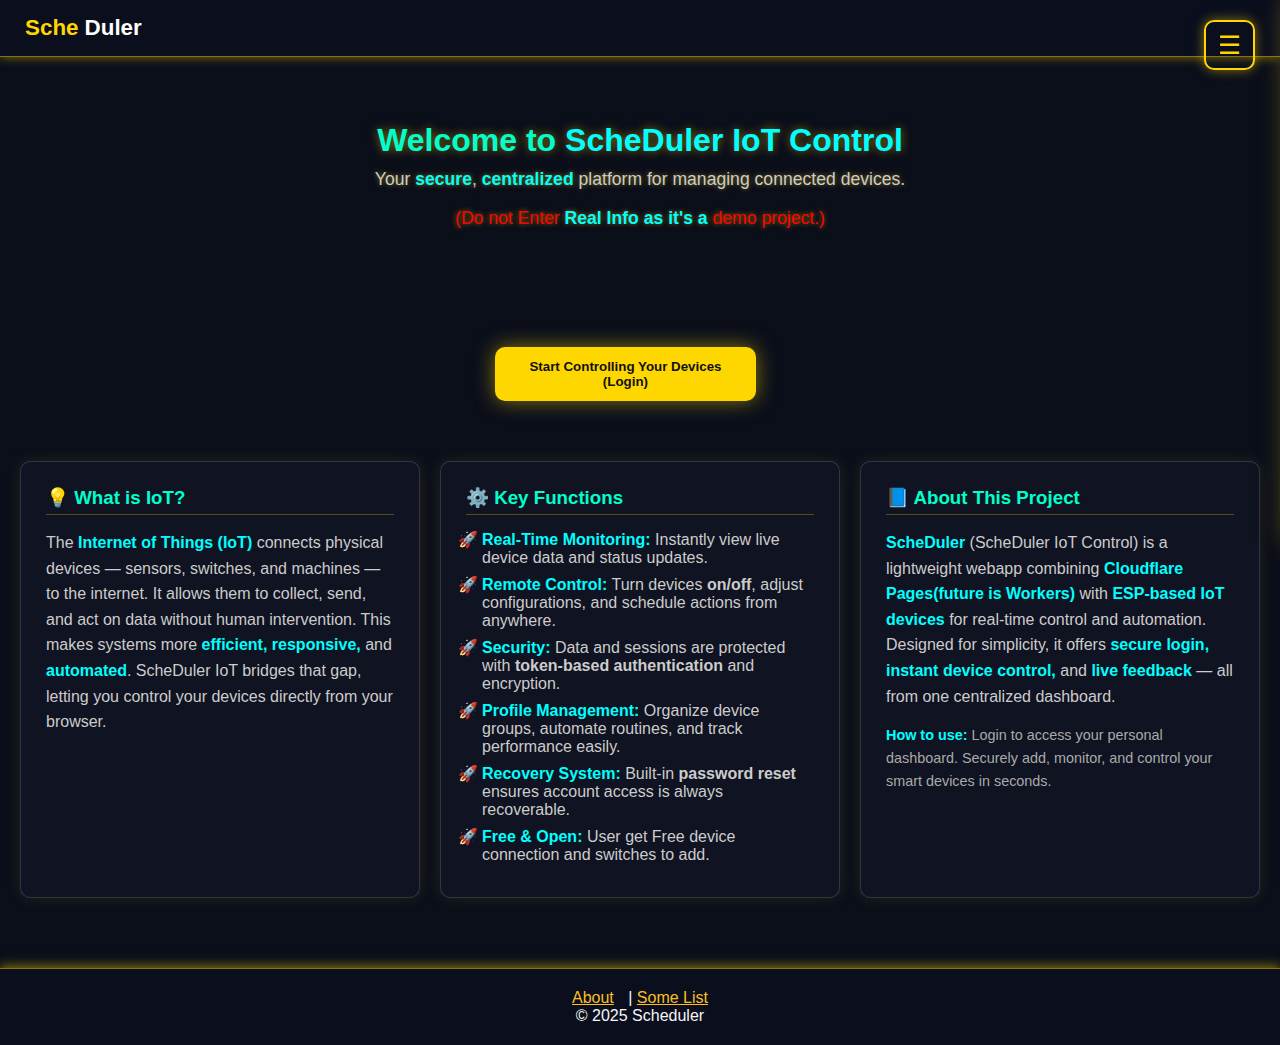
<file: index.html>
<!DOCTYPE html>
<html lang="en">
<head>
  <meta charset="UTF-8" />
  <meta name="viewport" content="width=device-width, initial-scale=1.0" />
  <title>Scheduler</title>
  <link rel="stylesheet" href="index.css" />
</head>
<body>
<header class="header-bar">
  <div class="rank-display">
    <span class="rank-label">Sche</span><span class="rank-title">Duler</span>
  </div>
</header>

<div class="menu-wrapper">
  <button id="categoryBtn" class="hamburger-icon">&#9776;</button>
</div>

<div id="categoryDrawer" class="category-drawer">
  <button class="category-close" id="closeCategory">&times;</button>

  <center><h3>User Menu</h3></center>
  <ul class="user-menu-list">

    <li id="menuLogin-wrapper">
      <button id="menuLogin" style="background:none; border:none; color:var(--neon-gold); font-size:1rem; padding:0; cursor:pointer; display:block; width:100%; text-align:left;">
        Login
      </button>
    </li>

    <li id="menuProfile" style="display:none;">
      <a href="profile.html">Profile</a>
    </li>

    <li id="menuLogout" style="display:none; text-color: gold">Logout</li>
    <li><a href="use.html">How to Use</a></li>
    <li><a href="#about-section">About</a></li>
    <li><a href="privacy.html">Privacy Policy</a></li>
  </ul>
</div>

<div id="overlay" class="overlay"></div>

<main id="mainContent">

  <section class="info-section">
    <h2 id="iot-heading" style="color:#00ffcc;">Welcome to <b style="color:#0ff;">ScheDuler IoT Control</b></h2>
    <p class="tagline" style="color:#ccc;">Your <b style="color:#0ff;">secure</b>, <b style="color:#0ff;">centralized</b> platform for managing connected devices.</p><br>
    <center><p class="tagline" style="color:red;">(Do not Enter<b style="color:#0ff;"> Real Info</b> <b style="color:#0ff;">as it's a</b> demo project.)</p></center><br>
  </section>

  <section class="info-card-container login-callout-section">
    <div style="text-align:center; padding: 20px 0;">
      <button id="mainLoginBtn" class="load-more" style="width: 90%; max-width: 300px;">
        Start Controlling Your Devices (Login)
      </button>
    </div>
  </section>
  
  <section class="info-card-container">
    <div class="info-card">
      <h3 style="color:#00ffcc;">💡 What is IoT?</h3>
      <p>
        The <b style="color:#0ff;">Internet of Things (IoT)</b> connects physical devices — sensors, switches, and machines — to the internet.  
        It allows them to collect, send, and act on data without human intervention.  
        This makes systems more <b style="color:#0ff;">efficient, responsive,</b> and <b style="color:#0ff;">automated</b>.  
        ScheDuler IoT bridges that gap, letting you control your devices directly from your browser.
      </p>
    </div>

    <div class="info-card">
      <h3 style="color:#00ffcc;">⚙️ Key Functions</h3>
      <ul style="list-style-type:'🚀 '; margin-left:1em;">
        <li><b style="color:#0ff;">Real-Time Monitoring:</b> Instantly view live device data and status updates.</li>
        <li><b style="color:#0ff;">Remote Control:</b> Turn devices <b>on/off</b>, adjust configurations, and schedule actions from anywhere.</li>
        <li><b style="color:#0ff;">Security:</b> Data and sessions are protected with <b>token-based authentication</b> and encryption.</li>
        <li><b style="color:#0ff;">Profile Management:</b> Organize device groups, automate routines, and track performance easily.</li>
        <li><b style="color:#0ff;">Recovery System:</b> Built-in <b>password reset</b> ensures account access is always recoverable.</li>
        <li><b style="color:#0ff;">Free & Open:</b> User get Free device connection and switches to add.</li>
      </ul>
    </div>

    <div class="info-card" id="about-section">
      <h3 style="color:#00ffcc;">📘 About This Project</h3>
      <p>
        <b style="color:#0ff;">ScheDuler</b> (ScheDuler IoT Control) is a lightweight webapp combining  
        <b style="color:#0ff;">Cloudflare Pages(future is Workers)</b> with <b style="color:#0ff;">ESP-based IoT devices</b> for real-time control and automation.  
        Designed for simplicity, it offers <b style="color:#0ff;">secure login, instant device control,</b> and <b style="color:#0ff;">live feedback</b> —  
        all from one centralized dashboard.
      </p>
      <p style="margin-top: 15px; color: #aaa; font-size: 0.9em;">
        <b style="color:#0ff;">How to use:</b> Login to access your personal dashboard.  
        Securely add, monitor, and control your smart devices in seconds.
      </p>
    </div>
  </section>

</main>

<footer class="footer">
  <p><a href="#about-section" style="color:#fbbf24; margin-right:10px;">About</a> | <a href="#" style="color:#fbbf24;">Some List</a></p>
  <p>&copy; 2025 Scheduler</p>
</footer>


<!-- ===================== LOGIN MODAL ===================== -->
<div id="loginModal" class="modal">
  <div class="modal-card">
     <h2 id="closeLoginModal" style="position: absolute; top: -20px; right: -25px; font-size: 1.8rem; cursor: pointer;">&times;</h2>

      <form id="loginForm">

        <input type="email" id="email" placeholder="Email" required />

        <div class="password-container">
          <input type="password" id="password" required placeholder="Password" />
          <span class="toggle-password" onclick="togglePassword('password', this)">🔍︎</span>
        </div>

        <button type="submit">Login</button>

      </form>

      <p style="text-align:center;margin-top:8px;">
        <a href="forgot-password.html" style="color:#4af;">Forgot password?</a>
      </p>
      <p style="text-align:center;margin-top:6px;">Don’t have an account? <a href="signup.html" style="color:#4af;">Sign up</a></p>
  </div>
</div>


<!-- ===================== ALL SCRIPT ===================== -->
<script>
document.addEventListener("DOMContentLoaded", () => {

  const categoryBtn = document.getElementById("categoryBtn");
  const categoryDrawer = document.getElementById("categoryDrawer");
  const closeCategory = document.getElementById("closeCategory");
  const overlay = document.getElementById("overlay");
  const mainContent = document.getElementById("mainContent");

  const menuLogin = document.getElementById("menuLogin"); 
  const mainLoginBtn = document.getElementById("mainLoginBtn"); 
  const menuLogout = document.getElementById("menuLogout");
  const menuProfile = document.getElementById("menuProfile");
  const loginModal = document.getElementById("loginModal");
  const closeLoginModal = document.getElementById("closeLoginModal");
  const loginForm = document.getElementById("loginForm");

  // --- Drawer Toggle ---
  function openDrawer() {
    categoryDrawer.classList.add("open");
    overlay.classList.add("show");
  }
  function closeDrawer() {
    categoryDrawer.classList.remove("open");
    overlay.classList.remove("show");
  }

  categoryBtn.addEventListener("click", openDrawer);
  closeCategory.addEventListener("click", closeDrawer);
  overlay.addEventListener("click", closeDrawer);

  // --- Auth Header ---
  function updateHeader() {
    const token = localStorage.getItem("token");
    if (token) {
      menuLogin.style.display = "none";
      menuProfile.style.display = "block";
      menuLogout.style.display = "block";
      if (mainLoginBtn) mainLoginBtn.style.display = "none"; 
    } else {
      menuLogin.style.display = "block";
      menuProfile.style.display = "none";
      menuLogout.style.display = "none";
      if (mainLoginBtn) mainLoginBtn.style.display = "block"; 
    }
  }
  updateHeader();

  // --- Login Modal ---
  const openLoginModal = () => {
    closeDrawer();
    loginModal.style.display = "flex";
  };
  if (menuLogin) menuLogin.addEventListener("click", openLoginModal);
  if (mainLoginBtn) mainLoginBtn.addEventListener("click", openLoginModal);

  closeLoginModal.addEventListener("click", () => (loginModal.style.display = "none"));
  loginModal.addEventListener("click", (e) => {
    if (e.target === loginModal) loginModal.style.display = "none";
  });

  // --- Logout ---
  menuLogout.addEventListener("click", () => {
    localStorage.removeItem("token");
    updateHeader();
    closeDrawer();
  });

  // --- Login Submit ---
  loginForm.addEventListener("submit", async (e) => {
    e.preventDefault();
    const email = document.getElementById("email").value.trim();
    const password = document.getElementById("password").value.trim();

    try {
      const res = await fetch("/api/auth", {
        method: "POST",
        headers: { "Content-Type": "application/json" },
        body: JSON.stringify({ action: "login", email, password }),
      });
      const data = await res.json();
      if (!res.ok) return alert(data.error || "Login failed");

      localStorage.setItem("token", data.token);
      loginModal.style.display = "none";
      window.location.href = "profile.html";
    } catch {
      alert("Network error.");
    }
  });

  // --- PASSWORD SHOW / HIDE ---
  window.togglePassword = function (inputId, iconEl) {
    const field = document.getElementById(inputId);
    if (!field) return;

    if (field.type === "password") {
      field.type = "text";
      iconEl.textContent = "🙈";
    } else {
      field.type = "password";
      iconEl.textContent = "🔍︎";
    }
  };

});
</script>

</body>
</html>
</file>
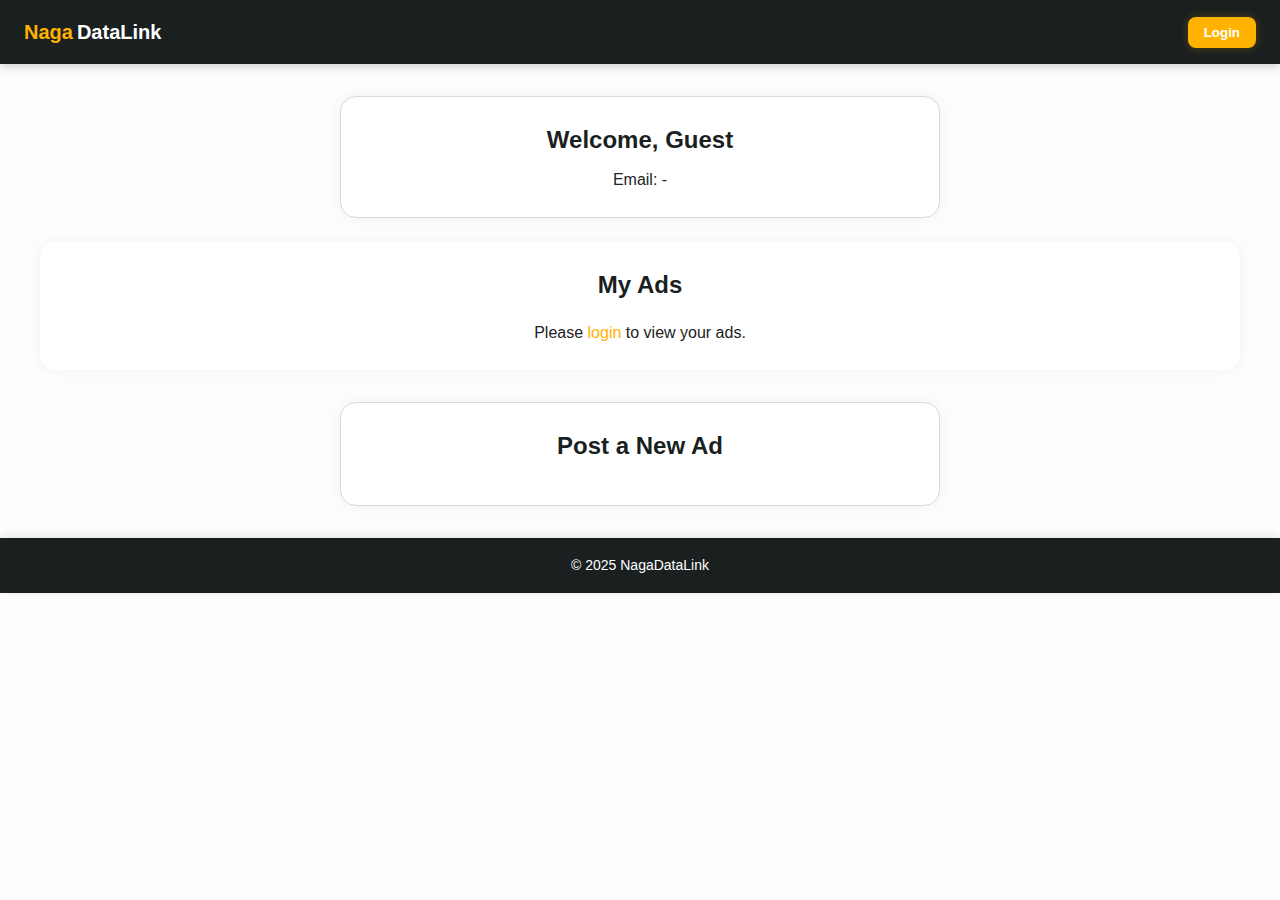
<file: dashboard.html>
<!DOCTYPE html>
<html lang="en">
<head>
  <meta charset="utf-8" />
  <meta name="viewport" content="width=device-width,initial-scale=1" />
  <title>Dashboard | NagaDataLink</title>
  <link rel="stylesheet" href="style.css" />
</head>
<body>
  <header class="header-bar">
    <div class="rank-display">
      <span class="rank-label">Naga</span>
      <span class="rank-title">DataLink</span>
    </div>
    <div class="header-menu">
      <button id="loginBtn" class="hamburger-btn" onclick="window.location.href='index.html'">Login</button>
      <button id="logoutBtn" class="hamburger-btn" style="display:none;" onclick="logout()">Logout</button>
    </div>
  </header>

  <main class="container">
    <section class="profile-container">
      <h2>Welcome, <span id="userName">Guest</span></h2>
      <p>Email: <span id="userEmail">-</span></p>
      <a id="profileLink" href="profile.html" class="menu-shop-link" style="display:none;">View / Edit Profile</a>
    </section>

    <section class="task-manager">
      <h2>My Ads</h2>
      <div id="myAds" class="ads-container">
        <p>Loading your ads...</p>
      </div>
    </section>

    <section class="auth-container">
      <h2>Post a New Ad</h2>
      <form id="addAdForm">
        <input type="text" id="adTitle" placeholder="Ad Title" required />
        <input type="text" id="adCategory" placeholder="Category" required />
        <input type="text" id="adLocation" placeholder="Location" required />
        <textarea id="adDescription" placeholder="Description" rows="3" required></textarea>
        <input type="text" id="adContact" placeholder="Contact Info" required />
        <button type="submit">Add Ad</button>
      </form>
    </section>
  </main>

  <footer class="footer">
    <p>&copy; 2025 NagaDataLink</p>
  </footer>

  <script src="script.js"></script>
  <script>
    document.addEventListener("DOMContentLoaded", () => {
      const user = JSON.parse(localStorage.getItem("user"));
      const userNameEl = document.getElementById("userName");
      const userEmailEl = document.getElementById("userEmail");
      const loginBtn = document.getElementById("loginBtn");
      const logoutBtn = document.getElementById("logoutBtn");
      const profileLink = document.getElementById("profileLink");

      if (user) {
        userNameEl.textContent = user.name || "User";
        userEmailEl.textContent = user.email || "-";
        loginBtn.style.display = "none";
        logoutBtn.style.display = "inline-block";
        profileLink.style.display = "inline-block";
        // load user ads (script.js has loadAds)
        if (user.id) loadAds("myAds", user.id);
      } else {
        document.getElementById("myAds").innerHTML =
          '<p class="stats-line">Please <a href="index.html" style="color: var(--color-accent);">login</a> to view your ads.</p>';
        document.getElementById("addAdForm").style.display = "none";
      }

      // Add ad submit handler
      document.getElementById("addAdForm").addEventListener("submit", async (e) => {
        e.preventDefault();
        const user = JSON.parse(localStorage.getItem("user"));
        if (!user) return alert("Please login first.");

        const data = {
          title: document.getElementById("adTitle").value,
          category: document.getElementById("adCategory").value,
          location: document.getElementById("adLocation").value,
          description: document.getElementById("adDescription").value,
          contact: document.getElementById("adContact").value,
          email: user.email,
          user_id: user.id
        };

        try {
          const res = await fetch("/api/ads", {
            method: "POST",
            headers: { "Content-Type": "application/json" },
            body: JSON.stringify(data)
          });
          if (res.ok) {
            alert("Ad posted successfully!");
            e.target.reset();
            loadAds("myAds", user.id);
          } else {
            alert("Failed to post ad.");
          }
        } catch {
          alert("Network error, please try again later.");
        }
      });
    });

    function logout() {
      localStorage.removeItem("user");
      window.location.href = "index.html";
    }
  </script>
</body>
</html>
</file>
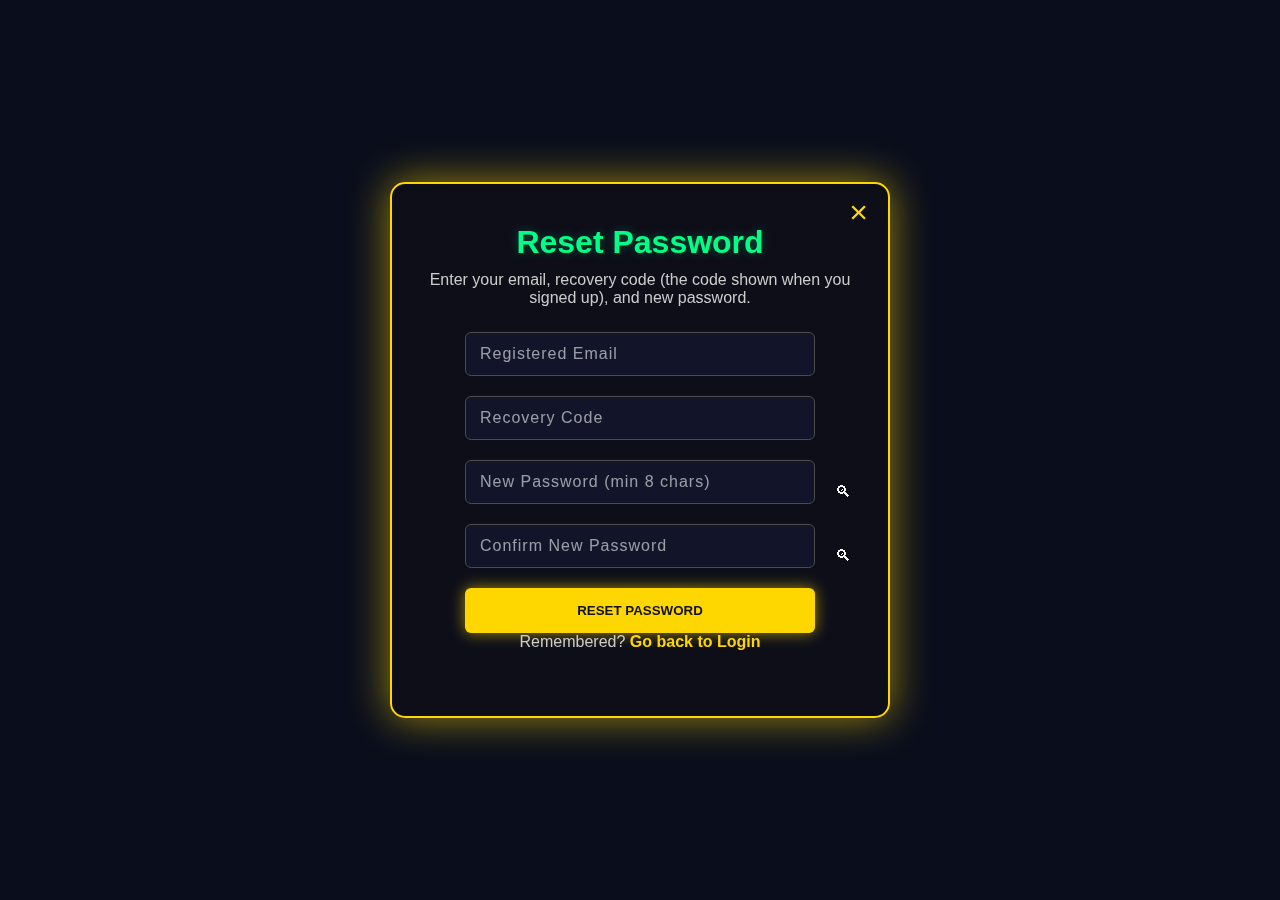
<file: forgot-password.html>
<!DOCTYPE html>
<html lang="en">
<head>
  <meta charset="utf-8" />
  <meta name="viewport" content="width=device-width,initial-scale=1" />
  <title>Reset Password | NagaDataLink</title>
  <link rel="stylesheet" href="forgot.css">
</head>
<body>
  <div class="login_email">
    <div class="email_login">
      <span class="close__btn" onclick="window.location.href='index.html'">&times;</span>
      <h1>Reset Password</h1>
      <p>Enter your email, recovery code (the code shown when you signed up), and new password.</p>

      <form id="resetForm">

        <input id="resetEmail" type="email" placeholder="Registered Email" required />
        <input id="resetCode" type="text" placeholder="Recovery Code" required />

        <!-- NEW: Password container with toggle -->
        <div class="password-container">
          <input id="resetNewPassword" type="password" placeholder="New Password (min 8 chars)" required />
          <span class="toggle-password" onclick="togglePassword('resetNewPassword', this)">🔍︎</span>
        </div>

        <div class="password-container">
          <input id="resetConfirmPassword" type="password" placeholder="Confirm New Password" required />
          <span class="toggle-password" onclick="togglePassword('resetConfirmPassword', this)">🔍︎</span>
        </div>

        <button type="submit">Reset Password</button>
      </form>

      <p>Remembered? <a href="index.html"><b>Go back to Login</b></a></p>
    </div>
  </div>

  <script>
    // ✅ Password toggle function
    function togglePassword(id, el) {
      const field = document.getElementById(id);
      if (field.type === "password") {
        field.type = "text";
        el.textContent = "🙈";
      } else {
        field.type = "password";
        el.textContent = "🔍︎";
      }
    }

    document.getElementById("resetForm").addEventListener("submit", async (e) => {
      e.preventDefault();

      const email = document.getElementById("resetEmail").value.trim().toLowerCase();
      const code = document.getElementById("resetCode").value.trim();
      const newPass = document.getElementById("resetNewPassword").value.trim();
      const confirmPass = document.getElementById("resetConfirmPassword").value.trim();

      if (newPass !== confirmPass) {
        alert("❌ Passwords do not match!");
        return;
      }

      if (newPass.length < 8) {
        alert("❌ Password must be at least 8 characters long!");
        return;
      }

      try {
        const res = await fetch("/api/auth?action=forgot", {
          method: "POST",
          headers: { "Content-Type": "application/json" },
          body: JSON.stringify({
            email: email,
            recovery_code: code,
            new_password: newPass
          }),
        });

        const data = await res.json();

        if (res.ok) {
          const newCode = data.recovery_code;

          const msg = document.createElement("div");
          msg.innerHTML = `
            <div style="
              position: fixed; inset: 0; display: flex; align-items: center; justify-content: center;
              background: rgba(0,0,0,0.6); z-index: 9999;
            ">
              <div style="
                background: #111; color: #fff; padding: 20px; border-radius: 10px;
                text-align: center; max-width: 320px;
              ">
                <h3>✅ Password Reset Successful!</h3>
                <p>Your new recovery code:</p>
                <pre style="
                  background:#222; color:#0f0; padding:10px; border-radius:8px;
                  user-select:text; white-space: pre-wrap;
                ">${newCode}</pre>
                <small>Copy and keep this code safe for future resets.</small><br><br>
                <button id="okBtn" style="
                  background:#0f0; color:#000; border:none; padding:8px 14px;
                  border-radius:6px; cursor:pointer;
                ">OK</button>
              </div>
            </div>
          `;

          document.body.appendChild(msg);

          document.getElementById("okBtn").addEventListener("click", () => {
            document.body.removeChild(msg);
            window.location.href = "index.html";
          });

        } else {
          alert("❌ " + (data.error || "Reset failed. Check your recovery code or try again."));
        }
      } catch (err) {
        alert("⚠️ Network error: " + err.message);
      }
    });
  </script>
</body>
</html>
</file>
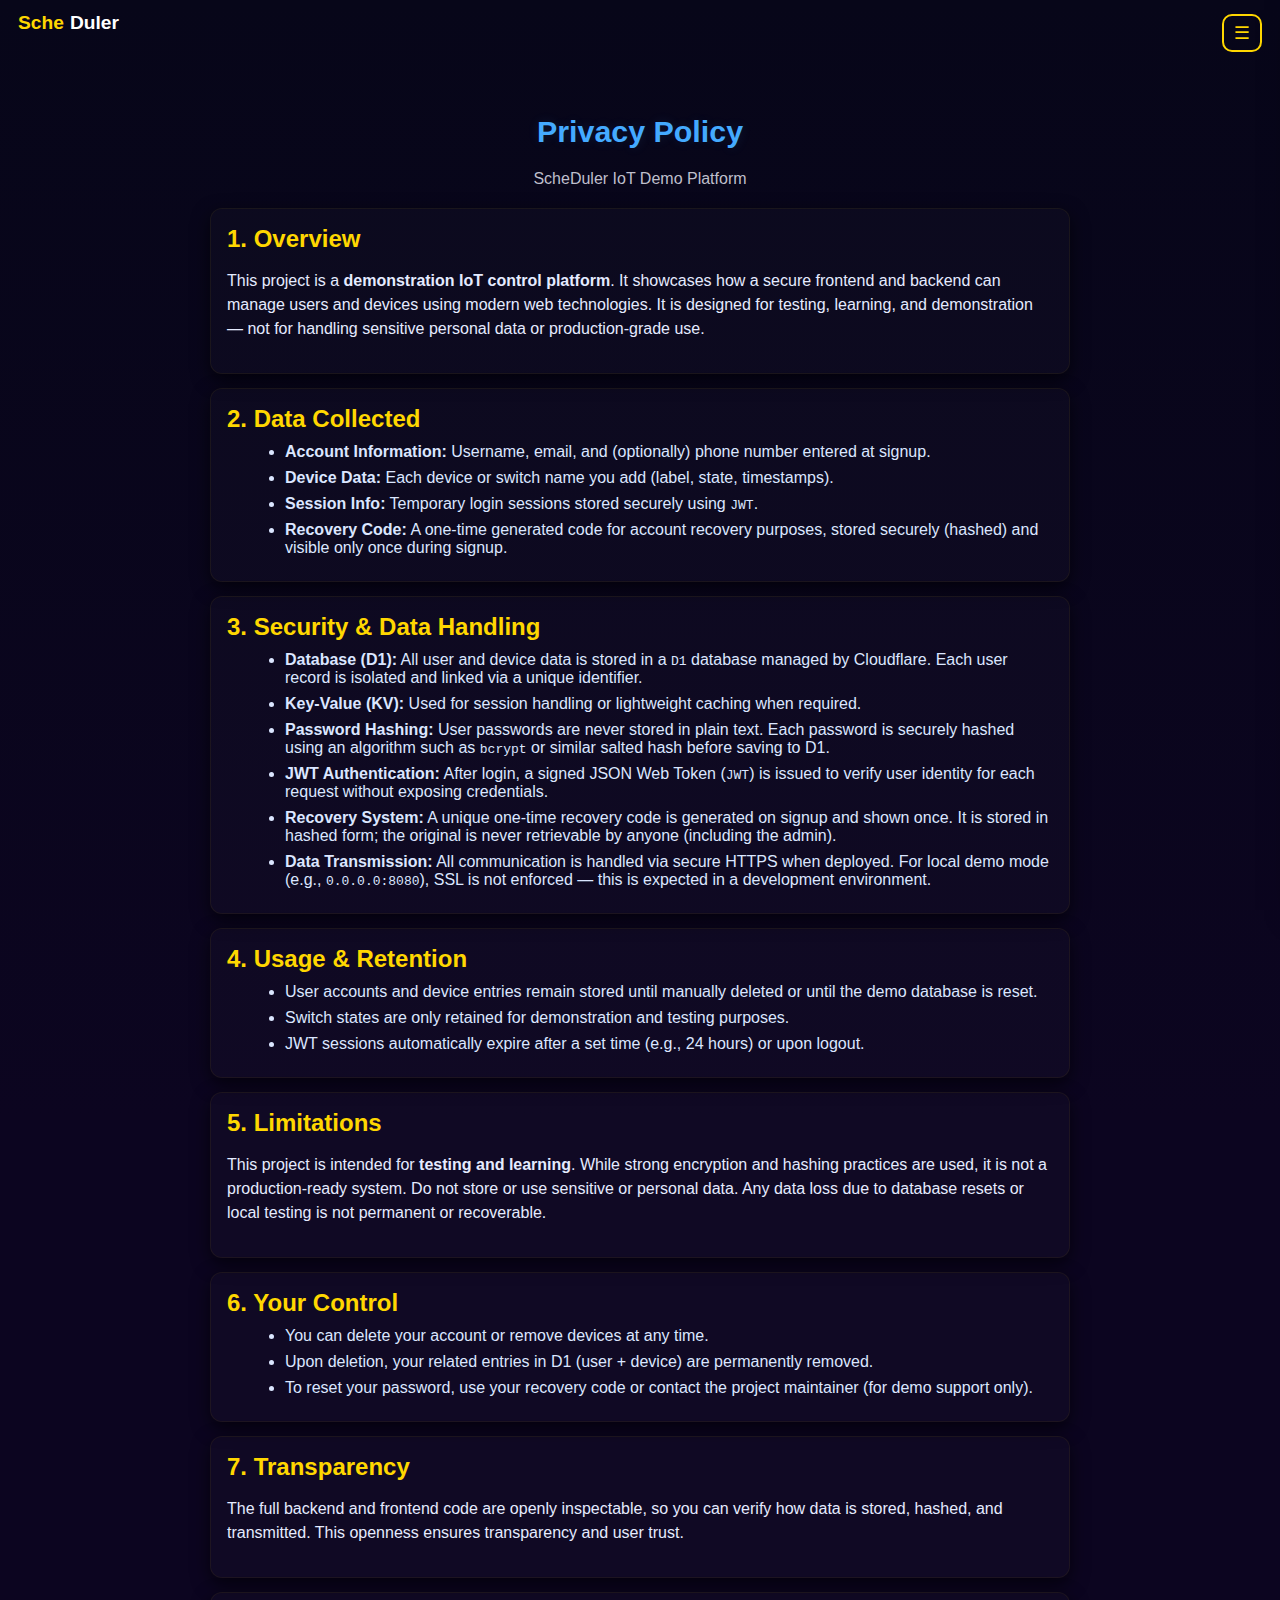
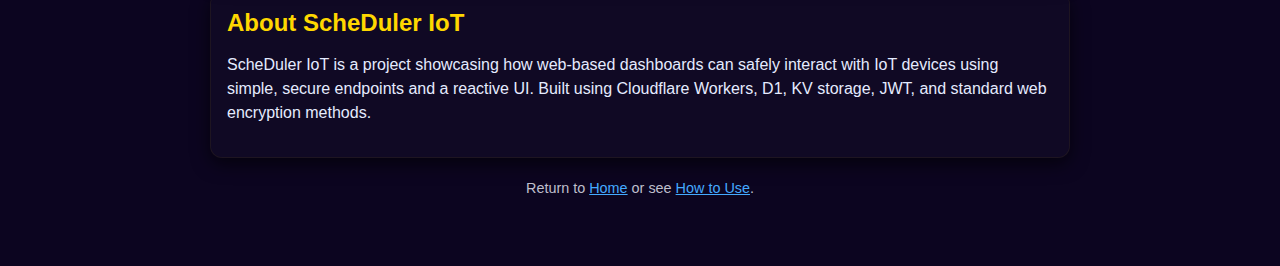
<file: privacy.html>
<!DOCTYPE html>
<html lang="en">
<head>
  <meta charset="utf-8" />
  <meta name="viewport" content="width=device-width,initial-scale=1" />
  <title>Privacy Policy | ScheDuler IoT</title>
  <link rel="stylesheet" href="privacy.css" />
</head>
<body>
  <!-- Header (same design) -->
  <header class="header-bar">
    <div class="rank-display">
      <span class="rank-label">Sche</span><span class="rank-title">Duler</span>
    </div>
  </header>

  <div class="menu-wrapper">
    <button id="categoryBtn" class="hamburger-icon">&#9776;</button>
  </div>

  <!-- Drawer -->
  <div id="categoryDrawer" class="category-drawer">
    <button class="category-close" id="closeCategory">&times;</button>
    <center><h3>User Menu</h3></center>
    <ul class="user-menu-list">
      <li id="menuLogin-wrapper">
        <button id="menuLogin" class="linkish">Login</button>
      </li>
      <li id="menuProfile" style="display:none;"><a href="profile.html">Profile</a></li>
      <li><a href="use.html">How to Use</a></li>
      <li><a href="privacy.html">Privacy Policy</a></li>
      <li><a href="#about-section">About</a></li>
      <li id="menuLogout" style="display:none;">Logout</li>
    </ul>
  </div>
  <div id="overlay" class="overlay"></div>

  <main class="privacy-main">
    <section class="hero">
      <h1>Privacy Policy</h1>
      <p class="lead">ScheDuler IoT Demo Platform</p>
    </section>

    <section class="card">
      <h2>1. Overview</h2>
      <p>
        This project is a <strong>demonstration IoT control platform</strong>.  
        It showcases how a secure frontend and backend can manage users and devices using
        modern web technologies. It is designed for testing, learning, and demonstration — 
        not for handling sensitive personal data or production-grade use.
      </p>
    </section>

    <section class="card">
      <h2>2. Data Collected</h2>
      <ul class="steps">
        <li><strong>Account Information:</strong> Username, email, and (optionally) phone number entered at signup.</li>
        <li><strong>Device Data:</strong> Each device or switch name you add (label, state, timestamps).</li>
        <li><strong>Session Info:</strong> Temporary login sessions stored securely using <code>JWT</code>.</li>
        <li><strong>Recovery Code:</strong> A one-time generated code for account recovery purposes, stored securely (hashed) and visible only once during signup.</li>
      </ul>
    </section>

    <section class="card">
      <h2>3. Security &amp; Data Handling</h2>
      <ul class="steps">
        <li><strong>Database (D1):</strong> All user and device data is stored in a <code>D1</code> database managed by Cloudflare. Each user record is isolated and linked via a unique identifier.</li>
        <li><strong>Key-Value (KV):</strong> Used for session handling or lightweight caching when required.</li>
        <li><strong>Password Hashing:</strong> User passwords are never stored in plain text. Each password is securely hashed using an algorithm such as <code>bcrypt</code> or similar salted hash before saving to D1.</li>
        <li><strong>JWT Authentication:</strong> After login, a signed JSON Web Token (<code>JWT</code>) is issued to verify user identity for each request without exposing credentials.</li>
        <li><strong>Recovery System:</strong> A unique one-time recovery code is generated on signup and shown once. It is stored in hashed form; the original is never retrievable by anyone (including the admin).</li>
        <li><strong>Data Transmission:</strong> All communication is handled via secure HTTPS when deployed. For local demo mode (e.g., <code>0.0.0.0:8080</code>), SSL is not enforced — this is expected in a development environment.</li>
      </ul>
    </section>

    <section class="card">
      <h2>4. Usage &amp; Retention</h2>
      <ul class="steps">
        <li>User accounts and device entries remain stored until manually deleted or until the demo database is reset.</li>
        <li>Switch states are only retained for demonstration and testing purposes.</li>
        <li>JWT sessions automatically expire after a set time (e.g., 24 hours) or upon logout.</li>
      </ul>
    </section>

    <section class="card">
      <h2>5. Limitations</h2>
      <p>
        This project is intended for <strong>testing and learning</strong>.  
        While strong encryption and hashing practices are used, it is not a production-ready system.  
        Do not store or use sensitive or personal data. 
        Any data loss due to database resets or local testing is not permanent or recoverable.
      </p>
    </section>

    <section class="card">
      <h2>6. Your Control</h2>
      <ul class="steps">
        <li>You can delete your account or remove devices at any time.</li>
        <li>Upon deletion, your related entries in D1 (user + device) are permanently removed.</li>
        <li>To reset your password, use your recovery code or contact the project maintainer (for demo support only).</li>
      </ul>
    </section>

    <section class="card">
      <h2>7. Transparency</h2>
      <p>
        The full backend and frontend code are openly inspectable, so you can verify how data is stored,
        hashed, and transmitted. This openness ensures transparency and user trust.
      </p>
    </section>

    <section class="card about" id="about-section">
      <h2>About ScheDuler IoT</h2>
      <p>
        ScheDuler IoT is a project showcasing how web-based dashboards can safely interact with IoT devices using simple,
        secure endpoints and a reactive UI. Built using Cloudflare Workers, D1, KV storage, JWT, and standard web encryption methods.
      </p>
    </section>

    <footer class="small-footer">
      <p>Return to <a href="index.html">Home</a> or see <a href="use.html">How to Use</a>.</p>
    </footer>
  </main>

<script>
  // menu logic same as before
  document.addEventListener('DOMContentLoaded', () => {
    const categoryBtn = document.getElementById('categoryBtn');
    const categoryDrawer = document.getElementById('categoryDrawer');
    const closeCategory = document.getElementById('closeCategory');
    const overlay = document.getElementById('overlay');

    const openDrawer = ()=>{categoryDrawer.classList.add('open');overlay.classList.add('show');};
    const closeDrawer = ()=>{categoryDrawer.classList.remove('open');overlay.classList.remove('show');};
    categoryBtn && categoryBtn.addEventListener('click', openDrawer);
    closeCategory && closeCategory.addEventListener('click', closeDrawer);
    overlay && overlay.addEventListener('click', closeDrawer);

    function updateHeader(){
      const user=JSON.parse(localStorage.getItem("user"));
      const menuLogin=document.getElementById('menuLogin');
      const menuProfile=document.getElementById('menuProfile');
      const menuLogout=document.getElementById('menuLogout');
      if(user){
        if(menuLogin)menuLogin.style.display='none';
        if(menuProfile)menuProfile.style.display='block';
        if(menuLogout)menuLogout.style.display='block';
      }else{
        if(menuLogin)menuLogin.style.display='block';
        if(menuProfile)menuProfile.style.display='none';
        if(menuLogout)menuLogout.style.display='none';
      }
    }
    updateHeader();
  });
</script>
</body>
</html>
</file>
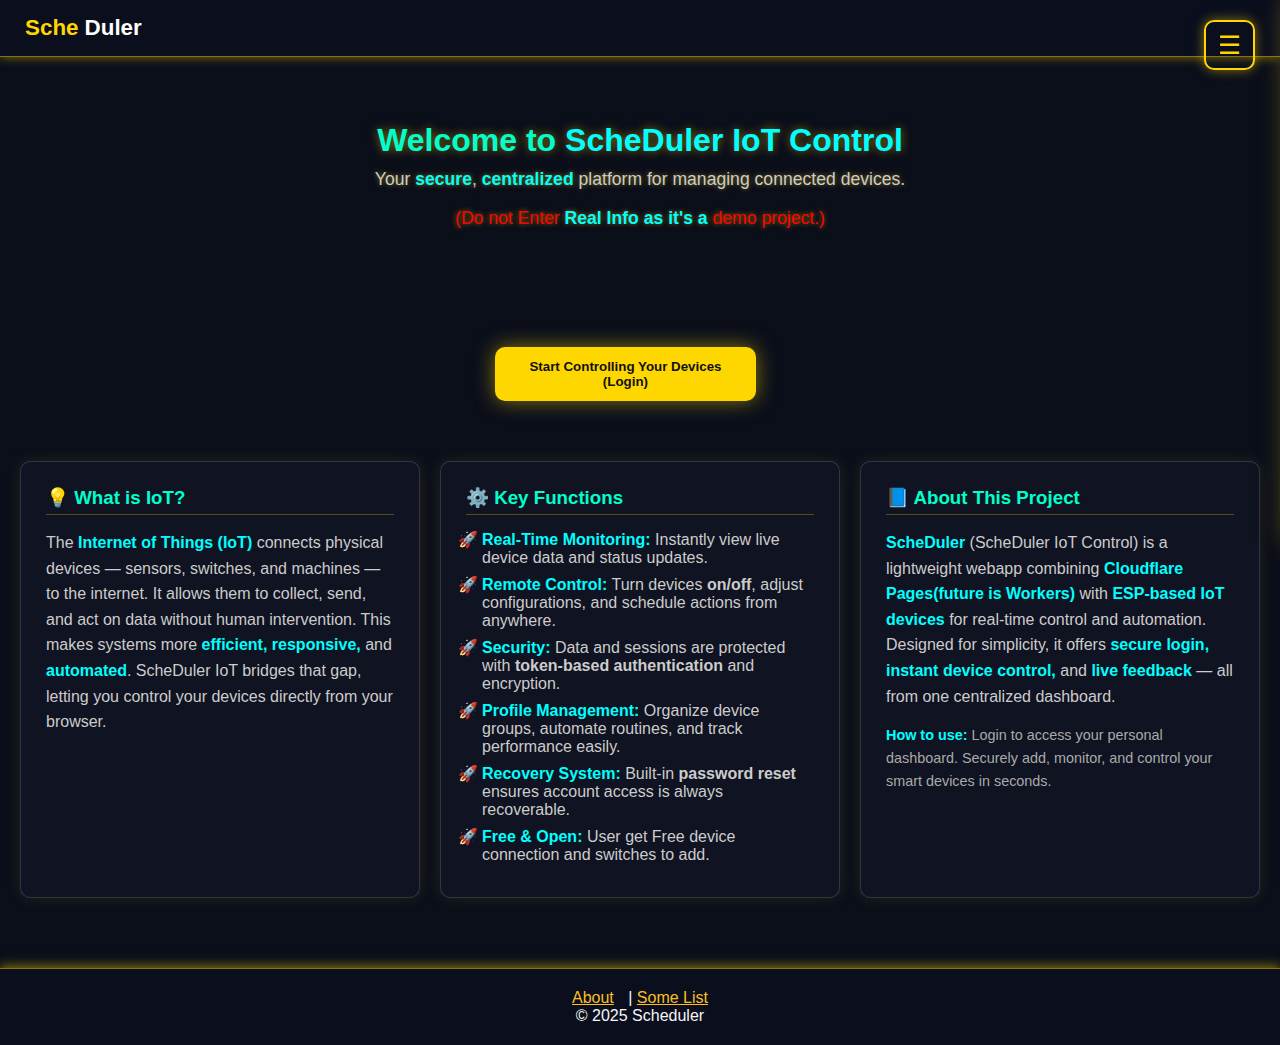
<file: profil1e.html>
<!DOCTYPE html>
<html lang="en">
<head>
  <meta charset="UTF-8" />
  <meta name="viewport" content="width=device-width, initial-scale=1.0" />
  <title>Profile - Scheduler</title>
  <link rel="stylesheet" href="profile.css" />
</head>
<body>
  <!-- HEADER -->
  <header class="header-bar">
    <div class="rank-display">
      <span class="rank-label">Scheduler</span>
    </div>

    <div class="menu-wrapper">
      <button id="hamburger" class="hamburger-icon">☰</button>
      <div id="dropdownMenu" class="dropdown-menu">
        <h3>User Menu</h3>
        <a href="index.html">Home</a>
        <a href="#">About</a>
        <button id="menuLogout">Logout</button>
        <button id="menuDelete">Delete Account</button>
      </div>
    </div>
  </header>

  <!-- PROFILE INFO -->
  <main>
    <div class="profile-card">
      <h2>Your Profile</h2>
      <p><strong>Name:</strong> <span id="profileName">-</span></p>
      <p>
        <strong>Email:</strong>
        <span id="profileEmail" class="hidden-email">•••••••••••</span>
        <button id="toggleEmail" class="view-btn">View</button>
      </p>
    </div>

    <div class="profile-actions">
      <a href="index.html">← Back to Home</a>
    </div>

    <section id="myAds">
      <h2>My Ads</h2>
      <div id="userAds"><p>Loading your ads...</p></div>
    </section>

    <!-- 🟩 New Sell Now Section -->
    <div class="sell-section" id="sellSection" style="display:none;">
      <a href="sell.html">➕ Sell Now</a>
    </div>
  </main>

  <footer class="footer">
    <p>&copy; 2025 Scheduler</p>
  </footer>

  <script>
    document.addEventListener("DOMContentLoaded", async () => {
      const dropdownMenu = document.getElementById("dropdownMenu");
      const hamburger = document.getElementById("hamburger");
      const menuLogout = document.getElementById("menuLogout");
      const sellSection = document.getElementById("sellSection");
      const menuDelete = document.getElementById("menuDelete");
      const emailSpan = document.getElementById("profileEmail");
      const toggleEmailBtn = document.getElementById("toggleEmail");

      // 🟣 Slide-in small side menu toggle
      hamburger.addEventListener("click", () => {
        dropdownMenu.classList.toggle("show");
      });
      document.addEventListener("click", (e) => {
        if (!e.target.closest(".menu-wrapper")) dropdownMenu.classList.remove("show");
      });

      const user = JSON.parse(localStorage.getItem("user"));
      if (!user) {
        window.location.href = "index.html";
        return;
      }

      document.getElementById("profileName").textContent = user.name || "User";
      emailSpan.dataset.full = user.email || "Unknown";

      // ✅ Show Sell button for logged-in users
      sellSection.style.display = "block";

      menuLogout.addEventListener("click", () => {
        localStorage.removeItem("user");
        window.location.href = "index.html";
      });

      // 🟥 DELETE ACCOUNT FEATURE
      menuDelete.addEventListener("click", async () => {
        const confirmDel = confirm("⚠️ Are you sure you want to delete your account? This cannot be undone!");
        if (!confirmDel) return;

        try {
          const res = await fetch(`/api/auth?action=delete`, {
            method: "POST",
            headers: { "Content-Type": "application/json" },
            body: JSON.stringify({ email: user.email }),
          });
          const data = await res.json();

          if (data.success) {
            alert("✅ Your account has been deleted successfully.");
            localStorage.removeItem("user");
            window.location.href = "index.html";
          } else {
            alert("❌ Failed to delete account: " + (data.error || data.message || "Unknown error"));
          }
        } catch (err) {
          alert("⚠️ Error deleting account. Please try again later.");
        }
      });

      // 📧 Toggle email visibility
      toggleEmailBtn.addEventListener("click", () => {
        if (emailSpan.classList.contains("hidden-email")) {
          emailSpan.textContent = emailSpan.dataset.full;
          emailSpan.classList.remove("hidden-email");
          toggleEmailBtn.textContent = "Hide";
        } else {
          emailSpan.textContent = "•••••••••••";
          emailSpan.classList.add("hidden-email");
          toggleEmailBtn.textContent = "View";
        }
      });

      // Load user's ads
      async function loadUserAds() {
        try {
          const res = await fetch(`/api/ads?user=${encodeURIComponent(user.email)}`);
          const ads = await res.json();
          const container = document.getElementById("userAds");

          if (!Array.isArray(ads) || ads.length === 0) {
            container.innerHTML = "<p>No ads yet.</p>";
            return;
          }

          container.innerHTML = ads.map(a => `
            <div class="ad-card">
              <h3>${a.title}</h3>
              <p>${a.description}</p>
              <small>${a.date || ''}</small>
            </div>
          `).join("");
        } catch {
          document.getElementById("userAds").innerHTML = "<p>Failed to load ads.</p>";
        }
      }

      loadUserAds();
    });
  </script>
</body>
</html>
</file>
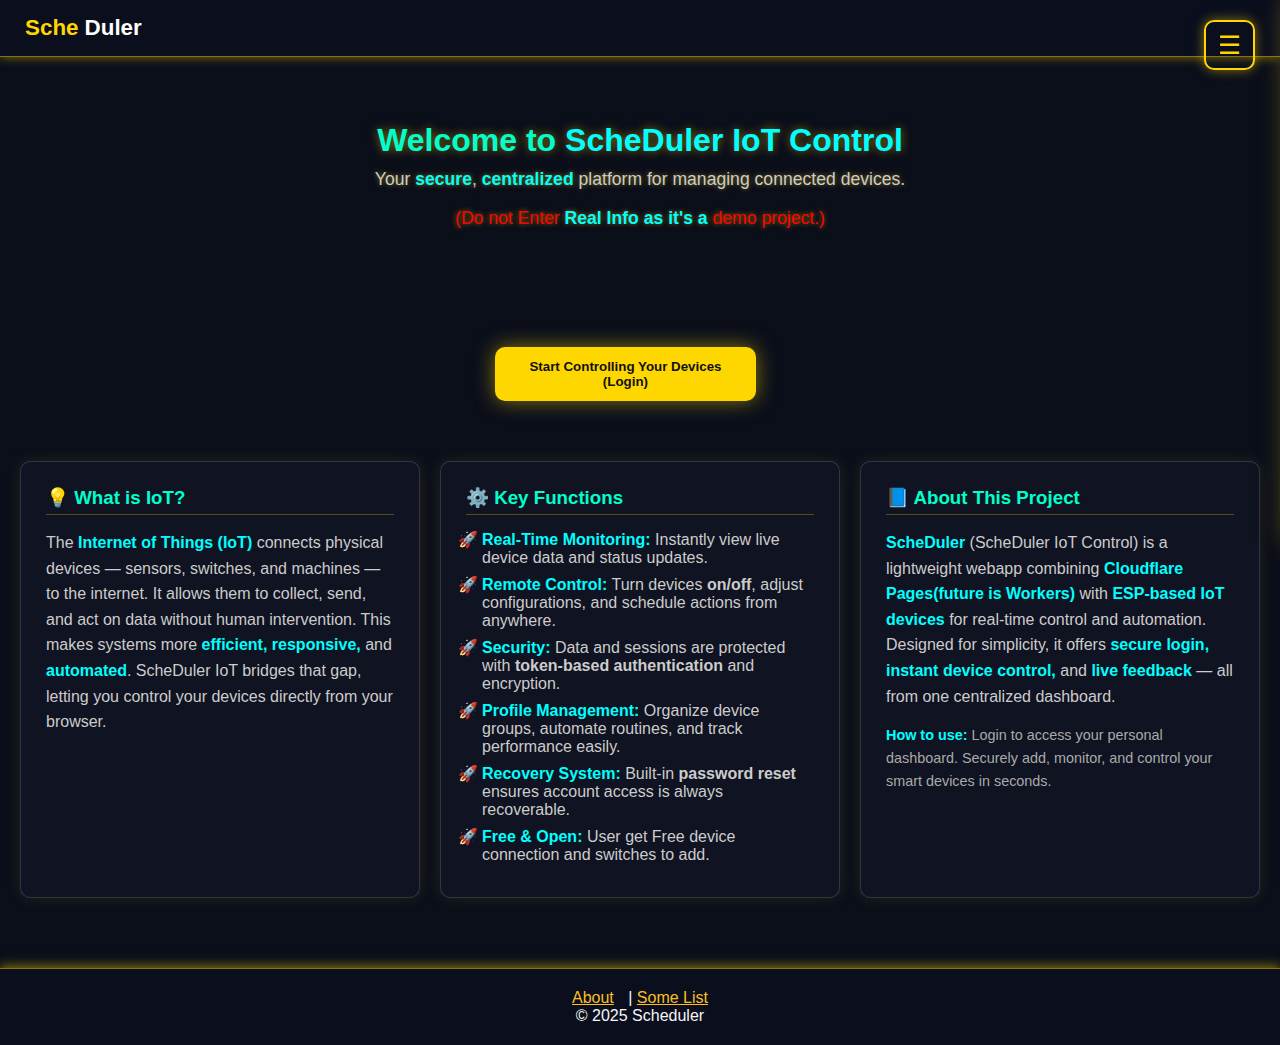
<file: profile.html>
<!DOCTYPE html>
<html lang="en">
<head>
  <meta charset="UTF-8" />
  <meta name="viewport" content="width=device-width, initial-scale=1.0" />
  <title>Profile</title>
  <link rel="stylesheet" href="profile.css" />
</head>
<body>
  <!-- HEADER -->
  <header class="header-bar">
    <div class="rank-display">
      <span class="rank-label">Sche</span>
      <span class="rank-title">Duler</span>
    </div>

    <div class="menu-wrapper">
      <button id="hamburger" class="hamburger-icon">&#9776;</button>
      <div id="dropdownMenu" class="dropdown-menu">
        <a href="index.html">Home</a>
        <a href="index.html#about-section">About</a>
        <button id="menuLogout">Logout</button>
        <button id="menuDelete" style="color:red;">Delete Account</button>
      </div>
    </div>
  </header>

  <!-- PROFILE INFO -->
<main>
  <div class="profile-card">
    <h2>Profile</h2>
    <p><strong>Name:</strong> <span id="profileName">-</span></p>
    <p>
      <strong>Email:</strong>
      <span id="profileEmail" style="display:none;">-</span>
      <button id="toggleEmailBtn" class="view-btn">View</button>
    </p>
  </div>

  <div class="profile-actions">
    <a href="index.html">Back to Home</a>
  </div>

  <!-- DEVICE CONNECTION SECTION -->
<section id="deviceSection">
  <h2>Devices</h2>
  <div class="add-device-box">
    <input type="text" id="deviceInput" placeholder="Enter device name or IP"/>
    <button id="connectDeviceBtn" class="action-small">Connect</button>
    <button id="disconnectDeviceBtn" class="action-small" style="display:none; background-color:gold; color:black;">❌</button>
  </div>
</section>

  <!-- SWITCHES SECTION -->
  <section id="myAds">
    <h2>Switches</h2>

    <div class="add-switch-box">
      <input type="text" id="newSwitchInput" placeholder="Enter switch label (max 5)" maxlength="30"/>
      <button id="addSwitchBtn" class="action-small">Add Switch</button>
    </div>

    <div id="userAds"><p>Loading your switches...</p></div>
  </section>
</main>

<script>
document.addEventListener("DOMContentLoaded", async () => {
  const profileEmail = document.getElementById("profileEmail");
  const toggleEmailBtn = document.getElementById("toggleEmailBtn");
  const addSwitchBtn = document.getElementById("addSwitchBtn");
  const newSwitchInput = document.getElementById("newSwitchInput");
  const switchesContainer = document.getElementById("userAds");
  const dropdownMenu = document.getElementById("dropdownMenu");
  const hamburger = document.getElementById("hamburger");
  const menuLogout = document.getElementById("menuLogout");
  const menuDelete = document.getElementById("menuDelete");
  const connectDeviceBtn = document.getElementById("connectDeviceBtn");
  const disconnectDeviceBtn = document.getElementById("disconnectDeviceBtn");
  const deviceInput = document.getElementById("deviceInput");

  // --- MENU ---
  hamburger.addEventListener("click", () => dropdownMenu.classList.toggle("show"));
  document.addEventListener("click", (e) => {
    if (!e.target.closest(".menu-wrapper")) dropdownMenu.classList.remove("show");
  });

  // --- USER LOAD ---
  const user = JSON.parse(localStorage.getItem("user"));
  if (!user) { window.location.href = "index.html"; return; }
  document.getElementById("profileName").textContent = user.name || "User";
  profileEmail.textContent = user.email || "Unknown";

  // --- TOGGLE EMAIL ---
  toggleEmailBtn.addEventListener("click", () => {
    if (profileEmail.style.display === "none") {
      profileEmail.style.display = "inline";
      toggleEmailBtn.textContent = "Hide";
    } else {
      profileEmail.style.display = "none";
      toggleEmailBtn.textContent = "View";
    }
  });

  // --- LOGOUT ---
  menuLogout.addEventListener("click", () => {
    localStorage.removeItem("user");
    window.location.href = "index.html";
  });

  // --- DELETE ACCOUNT ---
  menuDelete.addEventListener("click", async () => {
    const confirmDel = confirm("⚠️ Are you sure you want to delete your account? This cannot be undone!");
    if (!confirmDel) return;
    try {
      const res = await fetch(`/api/auth?action=delete`, {
        method: "POST",
        headers: { "Content-Type": "application/json" },
        body: JSON.stringify({ email: user.email }),
      });
      const data = await res.json();
      if (data.success) {
        alert("✅ Your account has been deleted successfully.");
        localStorage.removeItem("user");
        window.location.href = "index.html";
      } else {
        alert("❌ Failed to delete account: " + (data.error || data.message || "Unknown error"));
      }
    } catch {
      alert("⚠️ Error deleting account. Please try again later.");
    }
  });

  // --- CONNECT DEVICE ---
  connectDeviceBtn.addEventListener("click", async () => {
    const device = deviceInput.value.trim();
    if (!device) return alert("Please enter a device name or IP!");
    try {
      const res = await fetch("/api/esp", {
        method: "PUT",
        headers: { "Content-Type": "application/json" },
        body: JSON.stringify({ email: user.email, device })
      });
      const data = await res.json();
      if (data.success) {
        localStorage.setItem("connectedDevice", device); // remember it
        updateDeviceUI(true);
      } else alert("❌ Connection failed: " + (data.error || "Unknown error"));
    } catch {
      alert("⚠️ Connection error.");
    }
  });

  // --- DISCONNECT DEVICE ---
  disconnectDeviceBtn.addEventListener("click", async () => {
    const device = deviceInput.value.trim() || localStorage.getItem("connectedDevice");
    if (!device) return alert("Please enter a device name or IP!");
    try {
      const res = await fetch("/api/esp", {
        method: "PATCH",
        headers: { "Content-Type": "application/json" },
        body: JSON.stringify({ email: user.email, device })
      });
      const data = await res.json();
      if (data.success) {
        localStorage.removeItem("connectedDevice");
        updateDeviceUI(false);
        alert("✅ Device disconnected successfully!");
      } else alert("❌ Failed to disconnect: " + (data.error || "Unknown error"));
    } catch {
      alert("⚠️ Error disconnecting device.");
    }
  });

  // --- RESTORE CONNECTED DEVICE ON LOAD ---
  function restoreDeviceState() {
    const device = localStorage.getItem("connectedDevice");
    if (device) {
      deviceInput.value = device;
      updateDeviceUI(true);
    } else {
      updateDeviceUI(false);
    }
  }

  function updateDeviceUI(connected) {
    if (connected) {
      connectDeviceBtn.textContent = "Connected ✅";
      connectDeviceBtn.style.backgroundColor = "gold";
      connectDeviceBtn.style.color = "black";
      connectDeviceBtn.disabled = true;
      disconnectDeviceBtn.style.display = "inline-block";
      disconnectDeviceBtn.style.backgroundColor = "gold";
      disconnectDeviceBtn.style.color = "black";
    } else {
      connectDeviceBtn.textContent = "Connect";
      connectDeviceBtn.disabled = false;
      connectDeviceBtn.style.backgroundColor = "";
      connectDeviceBtn.style.color = "";
      disconnectDeviceBtn.style.display = "none";
    }
  }

  // --- SWITCH HANDLING (same as before) ---
  async function loadSwitches() {
    try {
      const res = await fetch(`/api/esp?email=${encodeURIComponent(user.email)}`);
      const data = await res.json();
      switchesContainer.innerHTML = "";
      if (!Array.isArray(data) || data.length === 0) {
        switchesContainer.innerHTML = "<p>No switches yet. Add one above.</p>";
        return;
      }

      data.forEach(s => {
        const row = document.createElement("div");
        row.className = "switch-row";
        row.innerHTML = `
          <div class="switch-info">
            <strong class="switch-label">${escapeHtml(s.label)}</strong>
            <small class="switch-ts">${s.timestamp || ''}</small>
          </div>
          <div class="switch-actions">
            <button class="toggle-btn">${s.state === 'on' ? 'Turn Off' : 'Turn On'}</button>
            <button class="edit-btn">Rename</button>
            <button class="remove-btn">Remove</button>
          </div>
        `;

        const toggleBtn = row.querySelector(".toggle-btn");
        const removeBtn = row.querySelector(".remove-btn");
        const editBtn = row.querySelector(".edit-btn");
        const labelElem = row.querySelector(".switch-label");

        toggleBtn.addEventListener("click", async () => {
          const currentState = toggleBtn.textContent.includes("Off") ? "on" : "off";
          const newState = currentState === "on" ? "off" : "on";
          const ok = await updateSwitch(user.email, labelElem.textContent, newState);
          if (ok) toggleBtn.textContent = newState === "on" ? "Turn Off" : "Turn On";
        });

        removeBtn.addEventListener("click", async () => {
          const ok = await removeSwitch(user.email, labelElem.textContent);
          if (ok) row.remove();
        });

        editBtn.addEventListener("click", () => {
          const input = document.createElement("input");
          input.type = "text";
          input.value = labelElem.textContent;
          input.maxLength = 30;
          labelElem.replaceWith(input);
          input.focus();
          input.addEventListener("blur", async () => {
            const newLabel = input.value.trim();
            if (newLabel && newLabel !== labelElem.textContent) {
              const ok = await renameSwitch(user.email, labelElem.textContent, newLabel);
              if (ok) { input.replaceWith(labelElem); labelElem.textContent = newLabel; }
              else input.replaceWith(labelElem);
            } else input.replaceWith(labelElem);
          });
        });

        switchesContainer.appendChild(row);
      });
    } catch {
      switchesContainer.innerHTML = "<p>Failed to load switches.</p>";
    }
  }

  addSwitchBtn.addEventListener("click", async () => {
    const label = newSwitchInput.value.trim();
    if (!label) return;
    const ok = await updateSwitch(user.email, label, "off");
    if (ok) { newSwitchInput.value = ""; loadSwitches(); }
  });

  async function updateSwitch(email, label, state) {
    try {
      const res = await fetch("/api/esp", {
        method: "POST",
        headers: { "Content-Type": "application/json" },
        body: JSON.stringify({ email, label, state })
      });
      const data = await res.json();
      return data.success;
    } catch { return false; }
  }

  async function removeSwitch(email, label) {
    try {
      const res = await fetch("/api/esp", {
        method: "DELETE",
        headers: { "Content-Type": "application/json" },
        body: JSON.stringify({ email, label })
      });
      const data = await res.json();
      return data.success;
    } catch { return false; }
  }

  async function renameSwitch(email, label, renameTo) {
    try {
      const res = await fetch("/api/esp", {
        method: "POST",
        headers: { "Content-Type": "application/json" },
        body: JSON.stringify({ email, label, renameTo })
      });
      const data = await res.json();
      return data.success;
    } catch { return false; }
  }

  function escapeHtml(str) {
    if (!str) return "";
    return String(str).replace(/[&<>"']/g, m => ({
      "&": "&amp;", "<": "&lt;", ">": "&gt;", '"': "&quot;", "'": "&#39;"
    })[m]);
  }

  restoreDeviceState();
  loadSwitches();
});
</script>
</body>
</html>
</file>
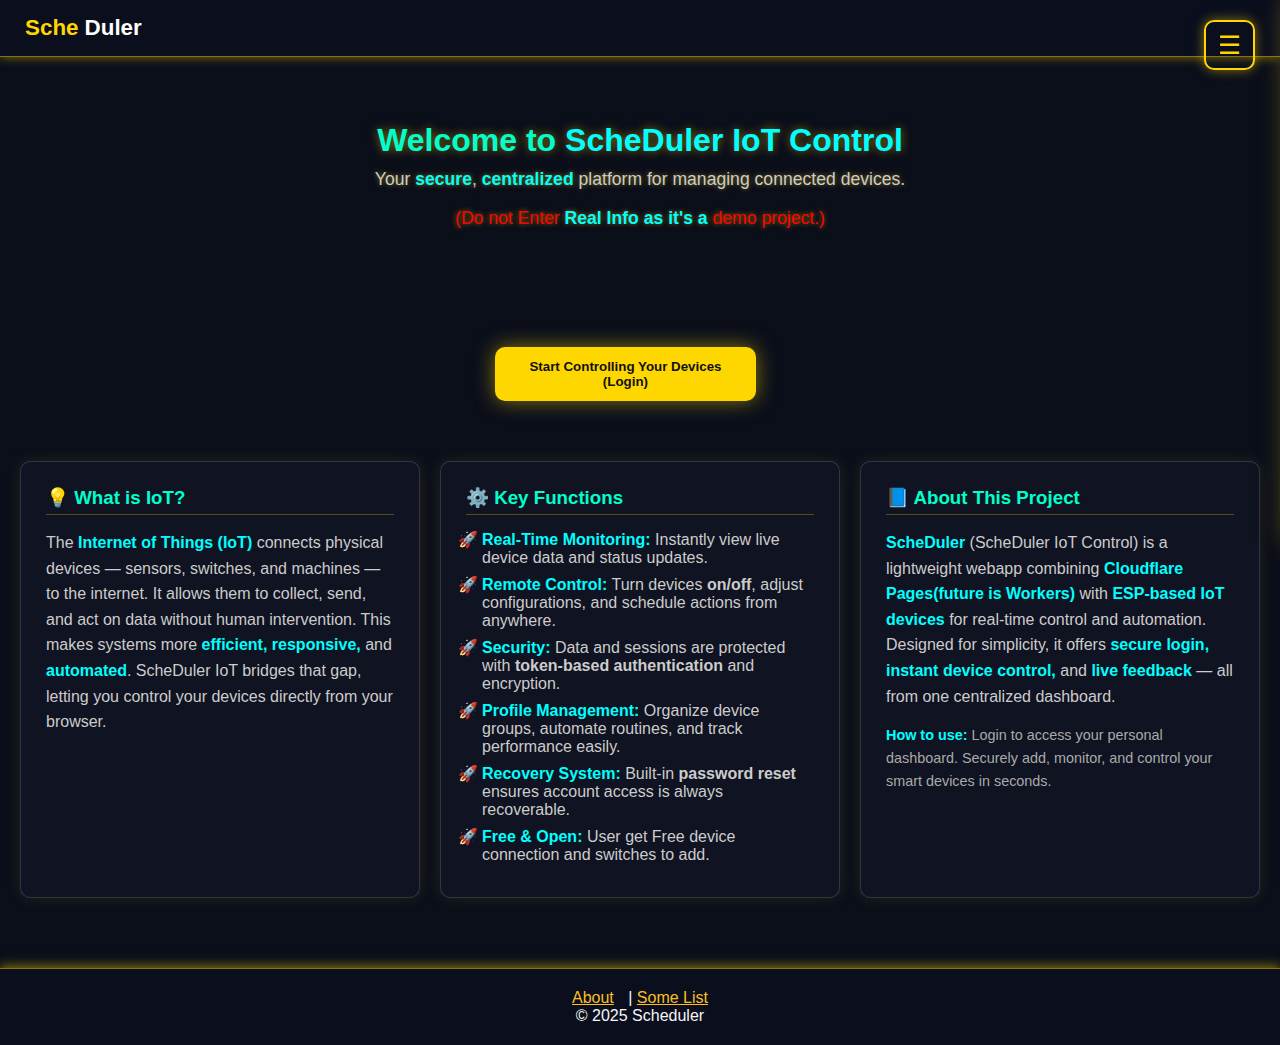
<file: profile1.html>
<!DOCTYPE html>
<html lang="en">
<head>
  <meta charset="UTF-8" />
  <meta name="viewport" content="width=device-width, initial-scale=1.0" />
  <title>Profile</title>
  <link rel="stylesheet" href="profile.css" />
  <link rel="stylesheet" href="switches.css" />
</head>
<body>
  <!-- HEADER -->
  <header class="header-bar">
    <div class="rank-display">
      <span class="rank-label">Sche</span>
      <span class="rank-title">Duler</span>
    </div>

    <div class="menu-wrapper">
      <button id="hamburger" class="hamburger-icon">&#9776;</button>
      <div id="dropdownMenu" class="dropdown-menu">
        <a href="index.html">Home</a>
        <a href="#">About</a>
        <button id="menuLogout">Logout</button>
        <button id="menuDelete" style="color:red;">Delete Account</button>
      </div>
    </div>
  </header>

  <!-- PROFILE INFO -->
  <main>
    <div class="profile-card">
      <h2>Your Profile</h2>
      <p><strong>Name:</strong> <span id="profileName">-</span></p>
      <p>
        <strong>Email:</strong>
        <span id="profileEmail" style="display:none;">-</span>
        <button id="toggleEmailBtn" class="view-btn">View</button>
      </p>
    </div>

    <div class="profile-actions">
      <a href="index.html">← Back to Home</a>
    </div>

    <!-- SWITCHES SECTION -->
    <section id="myAds">
      <h2>Switches</h2>

      <!-- Add Switch Inline Form -->
      <div id="addSwitchFormContainer" class="add-switch-form">
        <input type="text" id="newSwitchLabel" placeholder="Switch label..." maxlength="20">
        <button id="addSwitchBtn" class="action-small">Add</button>
        <small>(Max 5 switches)</small>
      </div>

      <div id="userAds">
        <p>Loading your switches...</p>
      </div>
    </section>

  </main>

  <footer class="footer">
    <p>&copy; 2025 ScheDuler</p>
  </footer>

  <script>
    document.addEventListener("DOMContentLoaded", async () => {
      const dropdownMenu = document.getElementById("dropdownMenu");
      const hamburger = document.getElementById("hamburger");
      const menuLogout = document.getElementById("menuLogout");
      const menuDelete = document.getElementById("menuDelete");
      const toggleEmailBtn = document.getElementById("toggleEmailBtn");
      const profileEmail = document.getElementById("profileEmail");
      const addSwitchBtn = document.getElementById("addSwitchBtn");
      const switchesContainer = document.getElementById("userAds");
      const newSwitchInput = document.getElementById("newSwitchLabel");

      hamburger.addEventListener("click", () => dropdownMenu.classList.toggle("show"));
      document.addEventListener("click", (e) => {
        if (!e.target.closest(".menu-wrapper")) dropdownMenu.classList.remove("show");
      });

      const user = JSON.parse(localStorage.getItem("user"));
      if (!user) window.location.href = "index.html";

      document.getElementById("profileName").textContent = user.name || "User";
      profileEmail.textContent = user.email || "Unknown";

      // Toggle email visibility
      toggleEmailBtn.addEventListener("click", () => {
        if (profileEmail.style.display === "none") {
          profileEmail.style.display = "inline";
          toggleEmailBtn.textContent = "Hide";
        } else {
          profileEmail.style.display = "none";
          toggleEmailBtn.textContent = "View";
        }
      });

      // Logout
      menuLogout.addEventListener("click", () => {
        localStorage.removeItem("user");
        window.location.href = "index.html";
      });

      // Delete Account
      menuDelete.addEventListener("click", async () => {
        const confirmDel = confirm("⚠️ Are you sure you want to delete your account? This cannot be undone!");
        if (!confirmDel) return;

        try {
          const res = await fetch(`/api/auth?action=delete`, {
            method: "POST",
            headers: { "Content-Type": "application/json" },
            body: JSON.stringify({ email: user.email }),
          });
          const data = await res.json();
          if (data.success) {
            localStorage.removeItem("user");
            window.location.href = "index.html";
          } else alert("Failed: " + (data.error || "Unknown error"));
        } catch { alert("Request failed."); }
      });

      // Load switches and render
      async function loadSwitches() {
        switchesContainer.innerHTML = "<p>Loading your switches...</p>";
        try {
          const res = await fetch(`/api/esp?email=${encodeURIComponent(user.email)}`);
          const data = await res.json();

          if (!Array.isArray(data) || data.length === 0) {
            switchesContainer.innerHTML = "<p>No switches yet. Add one below.</p>";
            return;
          }

          switchesContainer.innerHTML = data.map(s => `
            <div class="switch-row">
              <div class="switch-info">
                <strong class="switch-label">${escapeHtml(s.label)}</strong>
                <small class="switch-ts">${s.timestamp || ''}</small>
              </div>
              <div class="switch-actions">
                <button class="toggle-btn" data-label="${escapeAttr(s.label)}">${s.state === 'on' ? 'Turn Off' : 'Turn On'}</button>
                <button class="remove-btn" data-label="${escapeAttr(s.label)}">Remove</button>
              </div>
            </div>
          `).join("");

          document.querySelectorAll('.toggle-btn').forEach(btn => {
            btn.addEventListener('click', async (e) => {
              const label = e.currentTarget.dataset.label;
              const newState = e.currentTarget.textContent.includes('Off') ? 'off' : 'on';
              await updateSwitch(user.email, label, newState);
              await loadSwitches();
            });
          });

          document.querySelectorAll('.remove-btn').forEach(btn => {
            btn.addEventListener('click', async (e) => {
              const label = e.currentTarget.dataset.label;
              await removeSwitch(user.email, label);
              await loadSwitches();
            });
          });

        } catch { switchesContainer.innerHTML = "<p>Failed to load switches.</p>"; }
      }

      // Add switch inline
      addSwitchBtn.addEventListener("click", async () => {
        const label = newSwitchInput.value.trim();
        if (!label) return alert("Enter a label");

        // Check limit
        try {
          const resCount = await fetch(`/api/esp?email=${encodeURIComponent(user.email)}`);
          const list = await resCount.json();
          if (Array.isArray(list) && list.length >= 5) {
            return alert("Switch limit reached (5)");
          }
        } catch {}

        const ok = await updateSwitch(user.email, label, 'off');
        if (ok) {
          newSwitchInput.value = '';
          loadSwitches();
        }
      });

      async function updateSwitch(email, label, state) {
        try {
          const res = await fetch('/api/esp', {
            method: 'POST',
            headers: { 'Content-Type': 'application/json' },
            body: JSON.stringify({ email, label, state })
          });
          const data = await res.json();
          if (data.error) alert("Error: " + data.error);
          return data.success;
        } catch { alert("Request failed."); return false; }
      }

      async function removeSwitch(email, label) {
        try {
          const res = await fetch('/api/esp', {
            method: 'DELETE',
            headers: { 'Content-Type': 'application/json' },
            body: JSON.stringify({ email, label })
          });
          const data = await res.json();
          if (data.error) alert("Error: " + data.error);
          return data.success;
        } catch { alert("Request failed."); return false; }
      }

      // HTML escape helpers
      function escapeHtml(str) {
        if (!str) return '';
        return String(str).replace(/[&<>"']/g, m => ({'&':'&amp;','<':'&lt;','>':'&gt;','"':'&quot;',"'":'&#39;'}[m]));
      }
      function escapeAttr(str) { return escapeHtml(str).replace(/"/g,'&quot;'); }

      // Initial load
      loadSwitches();
    });
  </script>
</body>
</html>
</file>
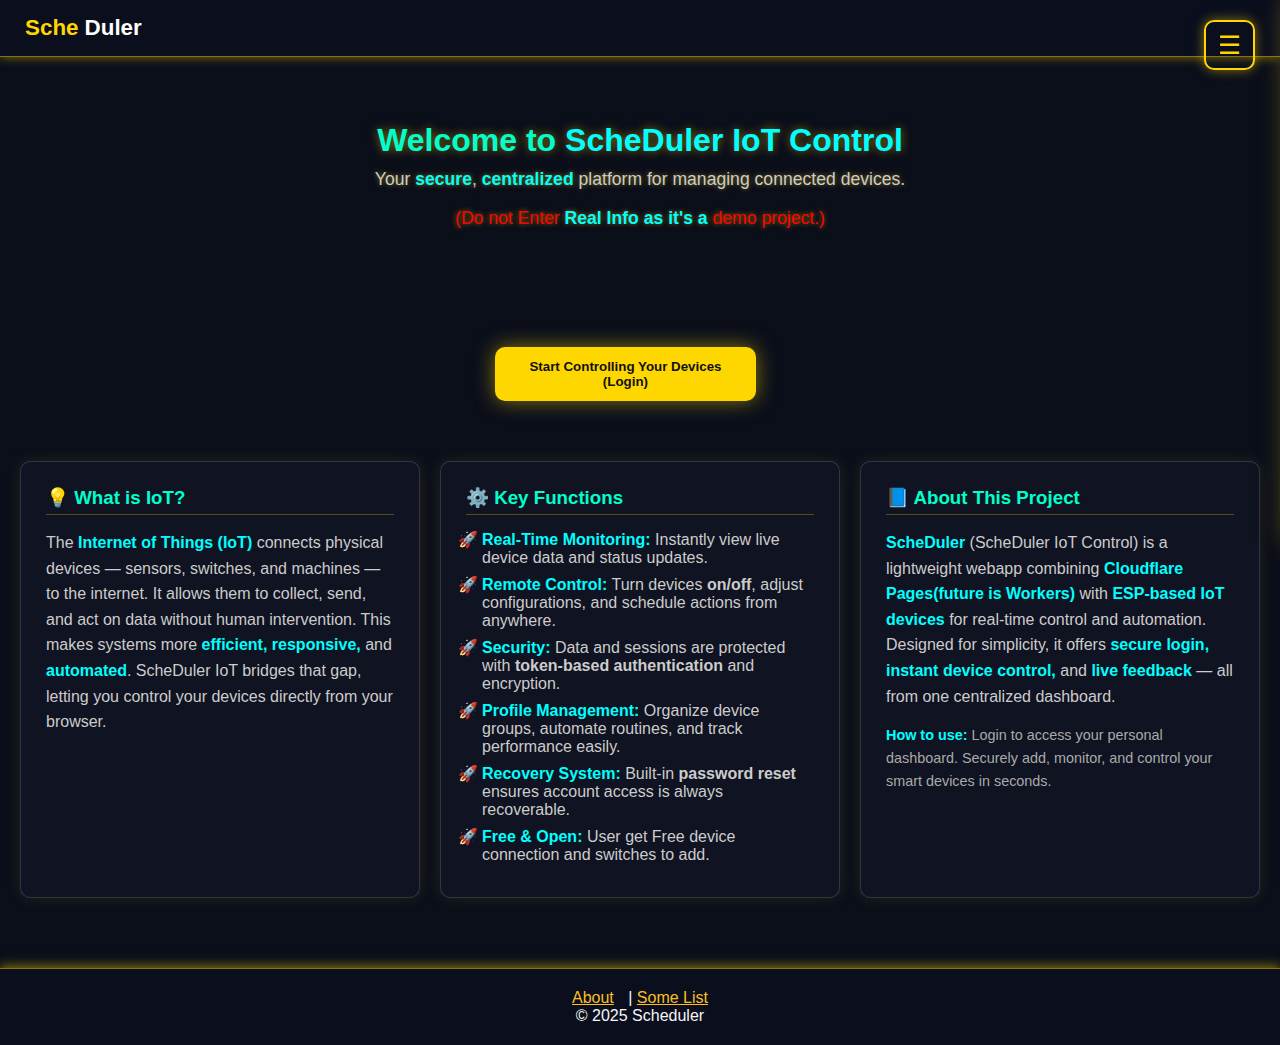
<file: profileremoveisse.html>
<!DOCTYPE html>
<html lang="en">
<head>
  <meta charset="UTF-8" />
  <meta name="viewport" content="width=device-width, initial-scale=1.0" />
  <title>Profile</title>
  <link rel="stylesheet" href="profile.css" />
</head>
<body>
  <!-- HEADER -->
  <header class="header-bar">
    <div class="rank-display">
      <span class="rank-label">Sche</span>
      <span class="rank-title">Duler</span>
    </div>

    <div class="menu-wrapper">
      <button id="hamburger" class="hamburger-icon">&#9776;</button>
      <div id="dropdownMenu" class="dropdown-menu">
        <a href="index.html">Home</a>
        <a href="#">About</a>
        <button id="menuLogout">Logout</button>
        <button id="menuDelete" style="color:red;">Delete Account</button>
      </div>
    </div>
  </header>

  <!-- PROFILE INFO -->
  <main>
    <div class="profile-card">
      <h2>Your Profile</h2>
      <p><strong>Name:</strong> <span id="profileName">-</span></p>
      <p>
        <strong>Email:</strong>
        <span id="profileEmail" style="display:none;">-</span>
        <button id="toggleEmailBtn" class="view-btn">View</button>
      </p>
    </div>

    <div class="profile-actions">
      <a href="index.html">← Back to Home</a>
    </div>

    <!-- SWITCHES SECTION (re-uses #myAds and #userAds containers) -->
    <section id="myAds">
      <h2>Switches</h2>

      <div style="max-width:600px;margin:0 auto 12px;text-align:right;">
        <button id="addSwitchBtn" class="action-small">Add Switch</button>
      </div>

      <div id="userAds">
        <!-- switches will render here -->
        <p>Loading your switches...</p>
      </div>
    </section>

    <!-- keep sell-section present but hidden (you asked to remove sell) -->
    <div class="sell-section" id="sellSection" style="display:none;">
      <a href="sell.html">➕ Sell Now</a>
    </div>
  </main>

  <footer class="footer">
    <p>&copy; 2025 ScheDuler</p>
  </footer>

  <script>
    document.addEventListener("DOMContentLoaded", async () => {
      const dropdownMenu = document.getElementById("dropdownMenu");
      const hamburger = document.getElementById("hamburger");
      const menuLogout = document.getElementById("menuLogout");
      const sellSection = document.getElementById("sellSection");
      const menuDelete = document.getElementById("menuDelete");
      const toggleEmailBtn = document.getElementById("toggleEmailBtn");
      const profileEmail = document.getElementById("profileEmail");
      const addSwitchBtn = document.getElementById("addSwitchBtn");
      const switchesContainer = document.getElementById("userAds"); // re-used

      hamburger.addEventListener("click", () => {
        dropdownMenu.classList.toggle("show");
      });

      document.addEventListener("click", (e) => {
        if (!e.target.closest(".menu-wrapper")) dropdownMenu.classList.remove("show");
      });

      const user = JSON.parse(localStorage.getItem("user"));
      if (!user) {
        window.location.href = "index.html";
        return;
      }

      document.getElementById("profileName").textContent = user.name || "User";
      profileEmail.textContent = user.email || "Unknown";

      // Toggle email visibility
      toggleEmailBtn.addEventListener("click", () => {
        if (profileEmail.style.display === "none") {
          profileEmail.style.display = "inline";
          toggleEmailBtn.textContent = "Hide";
        } else {
          profileEmail.style.display = "none";
          toggleEmailBtn.textContent = "View";
        }
      });

      // Show Sell button for logged-in users is intentionally hidden per your request
      sellSection.style.display = "none";

      menuLogout.addEventListener("click", () => {
        localStorage.removeItem("user");
        window.location.href = "index.html";
      });

      menuDelete.addEventListener("click", async () => {
        const confirmDel = confirm("⚠️ Are you sure you want to delete your account? This cannot be undone!");
        if (!confirmDel) return;

        try {
          const res = await fetch(`/api/auth?action=delete`, {
            method: "POST",
            headers: { "Content-Type": "application/json" },
            body: JSON.stringify({ email: user.email }),
          });
          const data = await res.json();

          if (data.success) {
            alert("✅ Your account has been deleted successfully.");
            localStorage.removeItem("user");
            window.location.href = "index.html";
          } else {
            alert("❌ Failed to delete account: " + (data.error || data.message || "Unknown error"));
          }
        } catch (err) {
          alert("⚠️ Error deleting account. Please try again later.");
        }
      });

      // Load switches and render UI
      async function loadSwitches() {
        switchesContainer.innerHTML = "<p>Loading your switches...</p>";
        try {
          const res = await fetch(`/api/esp?email=${encodeURIComponent(user.email)}`);
          const data = await res.json();

          if (!Array.isArray(data) || data.length === 0) {
            switchesContainer.innerHTML = "<p>No switches yet. Click Add Switch to create one (up to 5).</p>";
            return;
          }

          // Render list
          switchesContainer.innerHTML = data.map(s => `
            <div class="switch-row">
              <div class="switch-info">
                <strong class="switch-label">${escapeHtml(s.label)}</strong>
                <small class="switch-ts">${s.timestamp || ''}</small>
              </div>

              <div class="switch-actions">
                <button class="toggle-btn" data-label="${escapeAttr(s.label)}">${s.state === 'on' ? 'Turn Off' : 'Turn On'}</button>
                <button class="remove-btn" data-label="${escapeAttr(s.label)}">Remove</button>
              </div>
            </div>
          `).join("");

          // Attach event listeners
          document.querySelectorAll('.toggle-btn').forEach(btn => {
            btn.addEventListener('click', async (e) => {
              const label = e.currentTarget.dataset.label;
              const current = e.currentTarget.textContent.includes('Off') ? 'on' : 'off';
              // toggle: if button shows "Turn Off" it means state is on; so set newState accordingly
              const newState = current === 'on' ? 'off' : 'on';
              await updateSwitch(user.email, label, newState);
              await loadSwitches();
            });
          });

          document.querySelectorAll('.remove-btn').forEach(btn => {
            btn.addEventListener('click', async (e) => {
              const label = e.currentTarget.dataset.label;
              const ok = confirm(`Remove switch "${label}"?`);
              if (!ok) return;
              await removeSwitch(user.email, label);
              await loadSwitches();
            });
          });

        } catch (err) {
          switchesContainer.innerHTML = "<p>Failed to load switches.</p>";
        }
      }

      // Add switch (prompt for label)
      addSwitchBtn.addEventListener('click', async () => {
        // Check current count first
        try {
          const resCount = await fetch(`/api/esp?email=${encodeURIComponent(user.email)}`);
          const list = await resCount.json();
          if (Array.isArray(list) && list.length >= 5) {
            alert("You already have 5 switches (limit). Remove one before adding.");
            return;
          }
        } catch (e) {
          // ignore
        }

        const label = prompt("Enter switch label (e.g. Room Light):");
        if (!label) return;

        // default state = off
        const ok = await updateSwitch(user.email, label.trim(), 'off');
        if (ok) loadSwitches();
      });

      // Update (create or set state)
      async function updateSwitch(email, label, state) {
        try {
          const res = await fetch('/api/esp', {
            method: 'POST',
            headers: { 'Content-Type': 'application/json' },
            body: JSON.stringify({ email, label, state })
          });
          const data = await res.json();
          if (data && data.success) return true;
          if (data && data.error) alert("Error: " + data.error);
          return false;
        } catch (err) {
          alert("Request failed.");
          return false;
        }
      }

      // Remove switch (DELETE request)
      async function removeSwitch(email, label) {
        try {
          const res = await fetch('/api/esp', {
            method: 'DELETE',
            headers: { 'Content-Type': 'application/json' },
            body: JSON.stringify({ email, label })
          });
          const data = await res.json();
          if (data && data.success) return true;
          if (data && data.error) alert("Error: " + data.error);
          return false;
        } catch (err) {
          alert("Request failed.");
          return false;
        }
      }

      // basic escaping helpers
      function escapeHtml(str) {
        if (!str) return '';
        return String(str).replace(/[&<>"']/g, function (m) {
          return ({ '&':'&amp;','<':'&lt;','>':'&gt;','"':'&quot;',"'":'&#39;' })[m];
        });
      }
      function escapeAttr(str) {
        return escapeHtml(str).replace(/"/g, '&quot;');
      }

      // initial load
      loadSwitches();
    });
  </script>
</body>
</html>
</file>
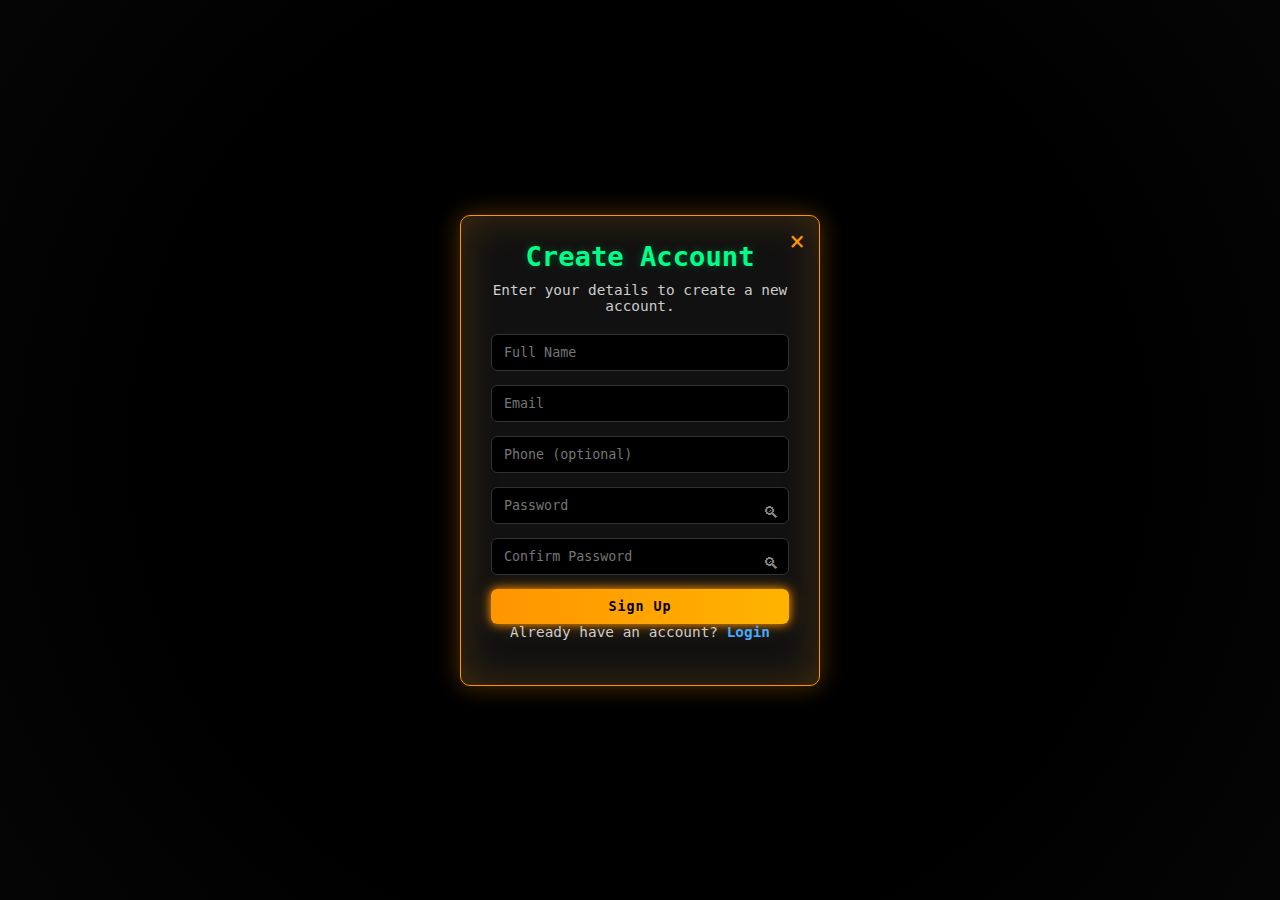
<file: signup.html>
<!DOCTYPE html>
<html lang="en">
<head>
  <meta charset="UTF-8" />
  <meta name="viewport" content="width=device-width, initial-scale=1.0" />
  <title>Create Account | NagaDataLink</title>
  <link rel="stylesheet" href="signup.css" />
</head>
<body>
  <div class="login_email">
    <div class="email_login">
      <span class="close__btn" onclick="window.location.href='index.html'">&times;</span>
      <h1>Create Account</h1>
      <p>Enter your details to create a new account.</p>

      <form id="signupForm">
        <input type="text" id="name" placeholder="Full Name" required />
        <input type="email" id="email" placeholder="Email" required />
        <input type="tel" id="phone" placeholder="Phone (optional)" />

        <div class="password-container">
          <input type="password" id="password" placeholder="Password" required />
          <span class="toggle-password" onclick="togglePassword('password', this)">🔍︎</span>
        </div>

        <div class="password-container">
          <input type="password" id="confirmPassword" placeholder="Confirm Password" required />
          <span class="toggle-password" onclick="togglePassword('confirmPassword', this)">🔍︎</span>
        </div>

        <button type="submit">Sign Up</button>
      </form>

      <p>Already have an account? <a href="index.html" style="color:#4af;"><b>Login</b></a></p>
    </div>
  </div>

  <script>
    function togglePassword(id, el) {
      const field = document.getElementById(id);
      if (field.type === "password") {
        field.type = "text";
        el.textContent = "🙈";
      } else {
        field.type = "password";
        el.textContent = "🔍︎";
      }
    }

    document.getElementById("signupForm").addEventListener("submit", async (e) => {
      e.preventDefault();

      const name = document.getElementById("name").value.trim();
      const email = document.getElementById("email").value.trim();
      const password = document.getElementById("password").value.trim();
      const confirmPassword = document.getElementById("confirmPassword").value.trim();
      const phone = document.getElementById("phone").value.trim();

      if (password !== confirmPassword) {
        alert("❌ Passwords do not match!");
        return;
      }

      const res = await fetch("/api/auth", {
        method: "POST",
        headers: { "Content-Type": "application/json" },
        body: JSON.stringify({
          action: "signup",
          name,
          email,
          password,
          phone
        }),
      });

      const data = await res.json();
      console.log("Signup response:", data);

      if (res.ok) {
        const code = data.recovery_code;

        // ✅ Success overlay (same design as forgot-password)
        const msg = document.createElement("div");
        msg.innerHTML = `
  <div style="
    position: fixed;
    top: 0;
    left: 0;
    width: 100vw;
    height: 100dvh; /* dynamic viewport height — fixes mobile centering issues */
    display: flex;
    align-items: center;
    justify-content: center;
    background: rgba(0,0,0,0.6);
    z-index: 9999;
    box-sizing: border-box;
  ">
    <div style="
      background: #111;
      color: #fff;
      padding: 20px;
      border-radius: 10px;
      text-align: center;
      max-width: 420px;
      width: min(92%, 420px);
      box-shadow:
        0 10px 30px rgba(0,0,0,0.6),
        0 0 32px rgba(0,255,34,0.12),
        0 0 6px rgba(0,255,34,0.18);
    ">
      <h3 style="margin:0 0 6px 0; font-weight:700; letter-spacing:0.6px; font-size:1.2rem;">
        ✅ Signup Successful!
      </h3>
      <p style="margin:0 0 12px 0; color:#ccc; font-size:0.95rem;">Your recovery code:</p>

      <pre style="
        background: #222;
        color: #0f0;
        padding: 10px;
        border-radius: 8px;
        user-select: text;
        white-space: pre-wrap;
        text-align: center;
        margin: 0 0 14px 0;
        font-weight:700;
        letter-spacing:0.6px;
      ">${code}</pre>

      <small style="display:block; margin-bottom:14px; color:#ccc;">
        Copy and keep this code safe for future resets.
      </small>

      <button id="okBtn" style="
        background: #0f0;
        color: #000;
        border: none;
        padding: 10px 18px;
        border-radius: 8px;
        cursor: pointer;
        font-weight: 800;
        width: 70%;
        max-width: 260px;
      ">OK</button>
    </div>
  </div>
`;
        document.body.appendChild(msg);

        document.getElementById("okBtn").addEventListener("click", () => {
          document.body.removeChild(msg);
          window.location.href = "profile.html";
        });

      } else {
        alert("❌ " + (data.error || "Signup failed"));
      }
    });
  </script>
</body>
</html>
</file>
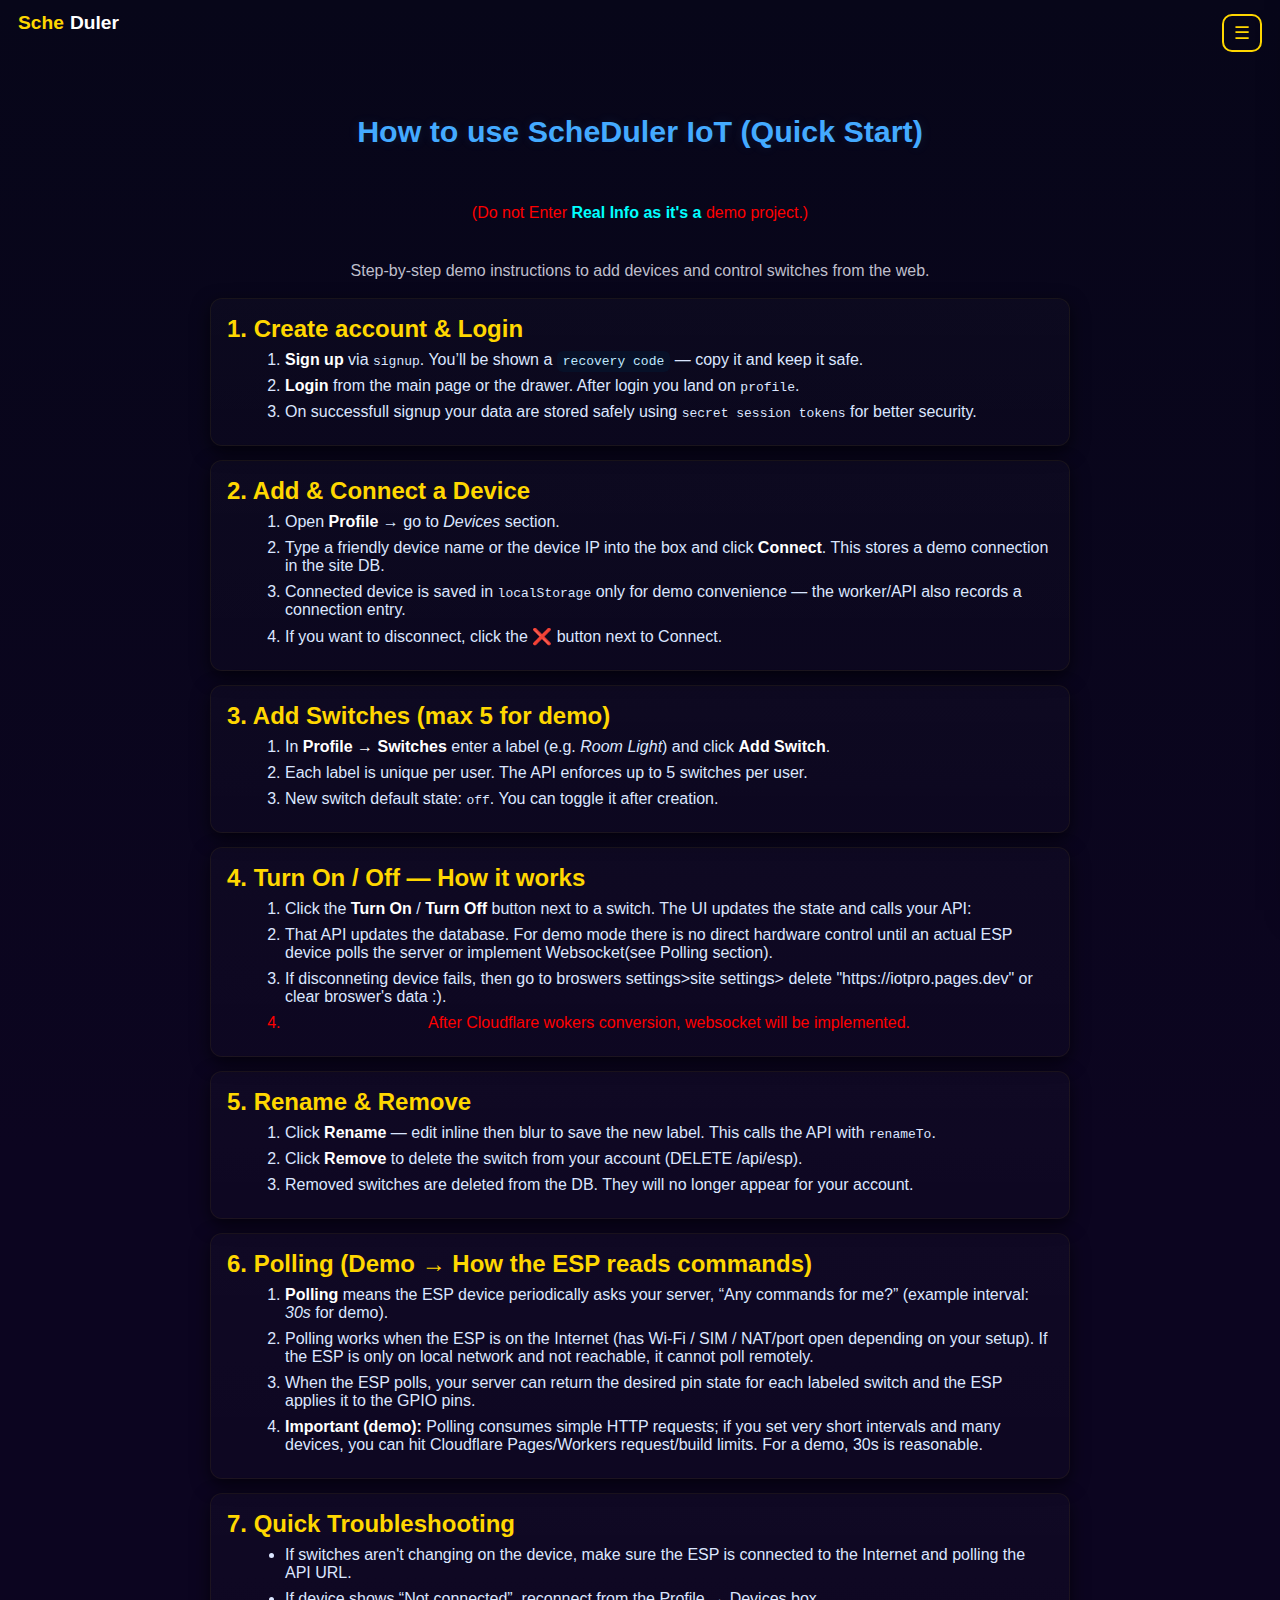
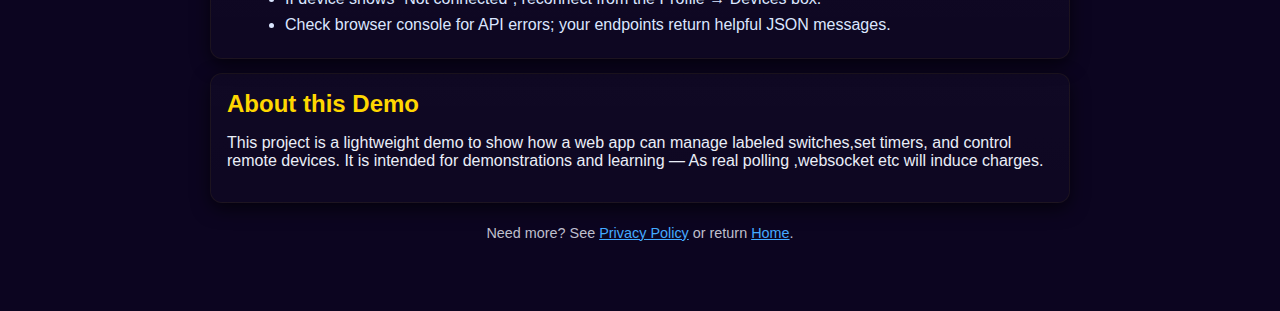
<file: use.html>
<!DOCTYPE html>
<html lang="en">
<head>
  <meta charset="utf-8" />
  <meta name="viewport" content="width=device-width,initial-scale=1" />
  <title>How to Use | ScheDuler IoT</title>
  <link rel="stylesheet" href="use.css" />
</head>
<body>
  <header class="header-bar">
    <div class="rank-display">
      <span class="rank-label">Sche</span><span class="rank-title">Duler</span>
    </div>
  </header>

  <div class="menu-wrapper">
    <button id="categoryBtn" class="hamburger-icon">&#9776;</button>
  </div>

  <div id="categoryDrawer" class="category-drawer">
    <button class="category-close" id="closeCategory">&times;</button>
    <center><h3>User Menu</h3></center>
    <ul class="user-menu-list">
      </li>
      <li id="menuProfile" style="display:none;"><a href="profile.html">Profile</a></li>
      <li id="menuHowToUse"><a href="use.html">How to Use</a></li>
      <li><a href="privacy.html">Privacy Policy</a></li>
      <li><a href="#about-section">About</a></li>
      <li id="menuLogout" style="display:none;">Logout</li>
    </ul>
  </div>
  <div id="overlay" class="overlay"></div>

  <main class="use-main">
    <section class="hero">
      <h1>How to use ScheDuler IoT (Quick Start)</h1><br>
       <center><p class="tagline" style="color:red;">(Do not Enter<b style="color:#0ff;"> Real Info</b> <b style="color:#0ff;">as it's a</b> demo project.)</center><br>
      <p class="lead">Step-by-step demo instructions to add devices and control switches from the web.</p>
    </section>

    <section class="card">
      <h2>1. Create account &amp; Login</h2>
      <ol class="steps">
        <li><strong>Sign up</strong> via <code>signup</code>. You’ll be shown a <mark class="mono">recovery code</mark> — copy it and keep it safe.</li>
        <li><strong>Login</strong> from the main page or the drawer. After login you land on <code>profile</code>.</li>
        <li>On successfull signup your data are stored safely using <code>secret session tokens</code> for better security.</li>
      </ol>
    </section>

    <section class="card">
      <h2>2. Add &amp; Connect a Device</h2>
      <ol class="steps">
        <li>Open <strong>Profile</strong> → go to <em>Devices</em> section.</li>
        <li>Type a friendly device name or the device IP into the box and click <strong>Connect</strong>. This stores a demo connection in the site DB.</li>
        <li>Connected device is saved in <code>localStorage</code> only for demo convenience — the worker/API also records a connection entry.</li>
        <li>If you want to disconnect, click the <strong>❌</strong> button next to Connect.</li>
      </ol>
    </section>

    <section class="card">
      <h2>3. Add Switches (max 5 for demo)</h2>
      <ol class="steps">
        <li>In <strong>Profile → Switches</strong> enter a label (e.g. <em>Room Light</em>) and click <strong>Add Switch</strong>.</li>
        <li>Each label is unique per user. The API enforces up to 5 switches per user.</li>
        <li>New switch default state: <code>off</code>. You can toggle it after creation.</li>
      </ol>
    </section>

    <section class="card">
      <h2>4. Turn On / Off — How it works</h2>
      <ol class="steps">
        <li>Click the <strong>Turn On</strong> / <strong>Turn Off</strong> button next to a switch. The UI updates the state and calls your API:<br>
        </li>
        <li>That API updates the database. For demo mode there is no direct hardware control until an actual ESP device polls the server or implement Websocket(see Polling section).</li>
        <li>If disconneting device fails, then go to broswers settings>site settings> delete "https://iotpro.pages.dev" or clear broswer's data :).</li>
       <center> <li style="color: red"> After Cloudflare wokers conversion, websocket will be implemented.</li></center>
      </ol>
    </section>

    <section class="card">
      <h2>5. Rename &amp; Remove</h2>
      <ol class="steps">
        <li>Click <strong>Rename</strong> — edit inline then blur to save the new label. This calls the API with <code>renameTo</code>.</li>
        <li>Click <strong>Remove</strong> to delete the switch from your account (DELETE /api/esp).</li>
        <li>Removed switches are deleted from the DB. They will no longer appear for your account.</li>
      </ol>
    </section>

    <section class="card">
      <h2>6. Polling (Demo → How the ESP reads commands)</h2>
      <ol class="steps">
        <li><strong>Polling</strong> means the ESP device periodically asks your server, “Any commands for me?” (example interval: <em>30s</em> for demo).</li>
        <li>Polling works when the ESP is on the Internet (has Wi-Fi / SIM / NAT/port open depending on your setup). If the ESP is only on local network and not reachable, it cannot poll remotely.</li>
        <li>When the ESP polls, your server can return the desired pin state for each labeled switch and the ESP applies it to the GPIO pins.</li>
        <li><strong>Important (demo):</strong> Polling consumes simple HTTP requests; if you set very short intervals and many devices, you can hit Cloudflare Pages/Workers request/build limits. For a demo, 30s is reasonable.</li>
      </ol>
    </section>

    <section class="card">
      <h2>7. Quick Troubleshooting</h2>
      <ul class="steps">
        <li>If switches aren't changing on the device, make sure the ESP is connected to the Internet and polling the API URL.</li>
        <li>If device shows “Not connected”, reconnect from the Profile → Devices box.</li>
        <li>Check browser console for API errors; your endpoints return helpful JSON messages.</li>
      </ul>
    </section>

    <section class="card about" id="about-section">
      <h2>About this Demo</h2>
      <p>This project is a lightweight demo to show how a web app can manage labeled switches,set timers, and control remote devices. It is intended for demonstrations and learning — As real polling ,websocket etc will induce charges. </p>
    </section>

    <footer class="small-footer">
      <p>Need more? See <a href="privacy.html">Privacy Policy</a> or return <a href="index.html">Home</a>.</p>
    </footer>
  </main>

<script>
  // Keep drawer/menu behavior same as your other pages
  document.addEventListener('DOMContentLoaded', () => {
    const categoryBtn = document.getElementById('categoryBtn');
    const categoryDrawer = document.getElementById('categoryDrawer');
    const closeCategory = document.getElementById('closeCategory');
    const overlay = document.getElementById('overlay');

    function openDrawer() { categoryDrawer.classList.add('open'); overlay.classList.add('show'); }
    function closeDrawer() { categoryDrawer.classList.remove('open'); overlay.classList.remove('show'); }

    categoryBtn && categoryBtn.addEventListener('click', openDrawer);
    closeCategory && closeCategory.addEventListener('click', closeDrawer);
    overlay && overlay.addEventListener('click', closeDrawer);

    // Keep login/profile toggle consistent with your other JS logic
    function updateHeader() {
      const user = JSON.parse(localStorage.getItem("user"));
      const menuLogin = document.getElementById('menuLogin');
      const menuProfile = document.getElementById('menuProfile');
      const menuLogout = document.getElementById('menuLogout');
      if (user) {
        if (menuLogin) menuLogin.style.display = 'none';
        if (menuProfile) menuProfile.style.display = 'block';
        if (menuLogout) menuLogout.style.display = 'block';
      } else {
        if (menuLogin) menuLogin.style.display = 'block';
        if (menuProfile) menuProfile.style.display = 'none';
        if (menuLogout) menuLogout.style.display = 'none';
      }
    }
    updateHeader();
  });
</script>
</body>
</html>
</file>
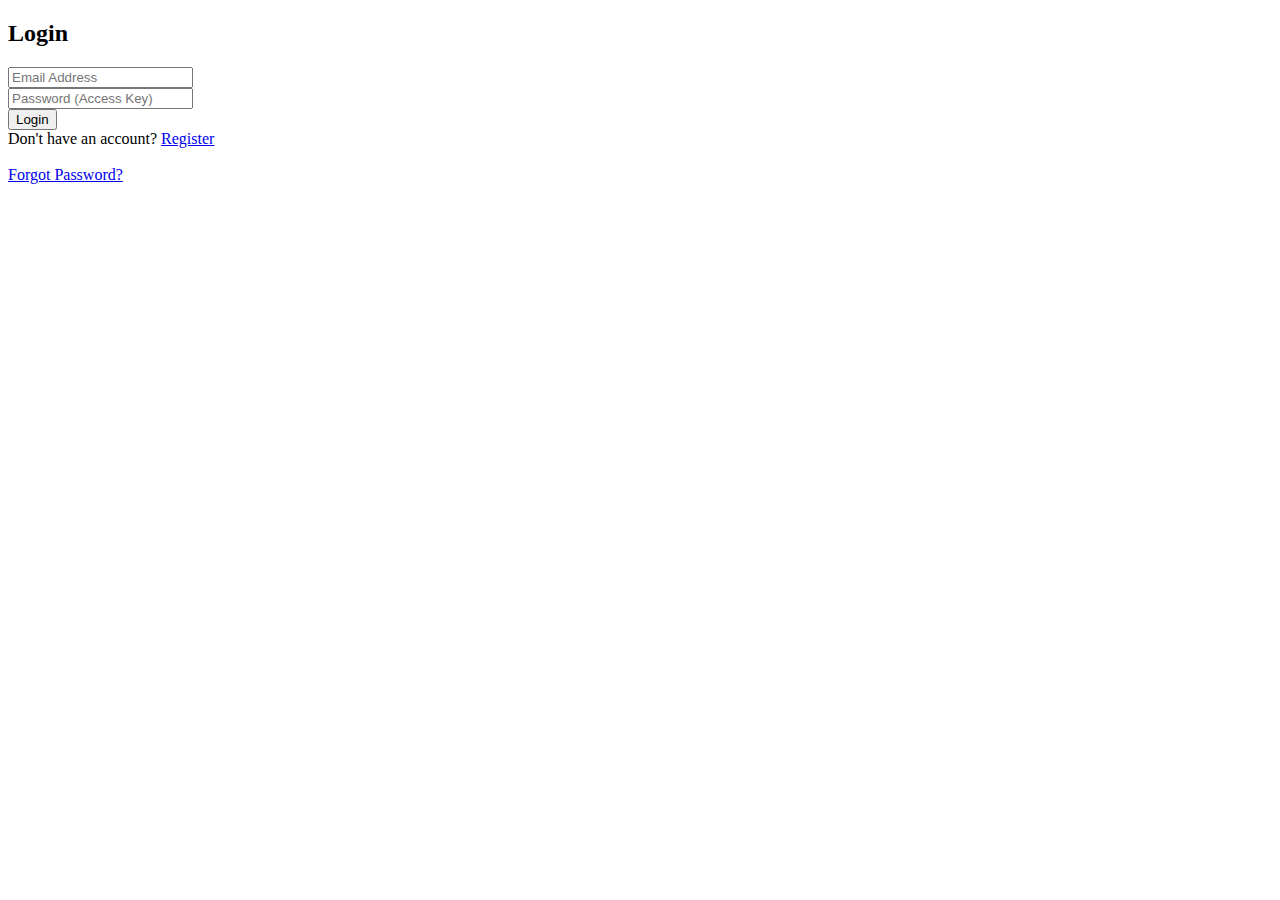
<file: src/auth.html>
<!DOCTYPE html>
<html lang="en">
<head>
    <meta charset="UTF-8">
    <meta name="viewport" content="width=device-width, initial-scale=1.0">
    <title>IoT Scheduler - Login / Register</title>
    <!-- STYLE_INJECTION_POINT is replaced by the Worker with the full <style> tag -->
    <!-- STYLE_INJECTION_POINT -->
</head>
<body>
    <div class="auth-container">
        
        <div id="message-box" class="message" style="display: none;"></div>

        <div id="login-view">
            <h2>Login</h2>
            <form id="login-form">
                <div class="input-group">
                    <input type="email" id="login-email" placeholder="Email Address" required>
                </div>
                <div class="input-group">
                    <input type="password" id="login-password" placeholder="Password (Access Key)" required>
                </div>
                <button type="submit" class="auth-button">Login</button>
            </form>
            <div class="auth-footer">
                Don't have an account? <a href="#" id="show-signup">Register</a>
                <br><br>
                <a href="#" id="forgot-password">Forgot Password?</a>
            </div>
        </div>

        <div id="signup-view">
            <h2>Register</h2>
            <form id="signup-form">
                <div class="input-group">
                    <input type="email" id="signup-email" placeholder="Email Address" required>
                </div>
                <div class="input-group">
                    <input type="password" id="signup-password" placeholder="Password (8+ chars, A-Z, !@#)" required>
                </div>
                <button type="submit" class="auth-button">Sign Up</button>
            </form>
            <div class="auth-footer">
                Already have an account? <a href="#" id="show-login">Login</a>
            </div>
        </div>
        
    </div>
    
    <!-- JS Modules loaded by the browser -->
    <script type="module" src="./auth-client.js"></script>
</body>
</html>
</file>
<file: index.css>
:root {
  --dark-bg: #0b0f1a;
  --card-bg: rgba(18, 20, 35, 0.85);
  --neon-gold: #ffd700;
  --gold-glow: rgba(255, 215, 0, 0.5);
  --text-color: #f5f5f5;
  --accent-blue: #4af;
  --input-bg: rgba(255,255,255,0.1);
  --border: rgba(255,255,255,0.15);
  --radius: 10px;
  --transition: 0.3s ease;
}

/* === GLOBAL RESET === */
* {
  margin: 0;
  padding: 0;
  box-sizing: border-box;
  font-family: 'Poppins', 'Orbitron', sans-serif;
}

body {
  background-color: var(--dark-bg);
  color: var(--text-color);
  min-height: 100vh;
  overflow-x: hidden;
}

/* === HEADER === */
.header-bar {
  background: rgba(10, 14, 30, 0.9);
  display: flex;
  justify-content: space-between;
  align-items: center;
  padding: 15px 25px;
  border-bottom: 1px solid var(--gold-glow);
  box-shadow: 0 0 10px var(--gold-glow);
  position: relative;
  z-index: 50;
}

.rank-display {
  display: flex;
  align-items: baseline;
  gap: 6px;
}
.rank-label {
  color: var(--neon-gold);
  font-weight: 700;
  font-size: 1.4rem;
}
.rank-title {
  color: #fff;
  font-weight: 600;
  font-size: 1.4rem;
}

/* === MENU WRAPPER (TOP-RIGHT FLOATING) === */
.menu-wrapper {
  position: fixed;
  top: 20px;
  right: 25px;
  z-index: 100;
}

.hamburger-icon {
  background: transparent;
  border: 2px solid var(--neon-gold);
  color: var(--neon-gold);
  font-size: 1.6rem;
  border-radius: var(--radius);
  padding: 8px 12px;
  cursor: pointer;
  transition: var(--transition);
  box-shadow: 0 0 12px var(--gold-glow);
}
.hamburger-icon:hover {
  background: var(--neon-gold);
  color: #111;
  box-shadow: 0 0 25px var(--neon-gold);
}

/* DROPDOWN MENU CSS REMOVED - Functionality moved to Category Drawer */


/* === NEW RIGHT-SLIDING CATEGORY DRAWER === */
.category-drawer {
  position: fixed;
  top: 0;
  right: -260px; /* START POSITION: Off-screen to the right */
  width: 250px;
  height: 60%;
  background: var(--card-bg);
  border-left: 2px solid var(--neon-gold); /* Changed from border-right to border-left */
  border-bottom: 2px solid var(--neon-gold);
  box-shadow: 0 0 25px var(--gold-glow);
  padding: 20px;
  transition: 0.4s ease;
  z-index: 200;
  overflow-y: auto;
}
.category-drawer.open {
  right: 0; /* END POSITION: Slides into view from the right */
  left: auto; /* Ensure no conflict */
}

.category-drawer h3 {
  color: var(--neon-gold);
  margin-bottom: 15px;
}
.category-drawer ul {
  list-style: none;
}
/* Styles for both Category List and User Menu List */
.category-drawer li, .category-drawer .user-menu-list li {
  padding: 10px 0;
  border-bottom: 1px solid rgba(255,255,255,0.1);
  color: var(--text-color);
  cursor: pointer;
  transition: var(--transition);
}
.category-drawer li:hover, .category-drawer .user-menu-list li:hover {
  color: var(--neon-gold);
  /* Slide direction reversed to match right-side movement */
  transform: translateX(-5px); 
}

/* Specific styling for the new links in the drawer */
.category-drawer .user-menu-list a {
    color: var(--neon-gold);
    text-decoration: none;
    display: block; /* Makes the entire list item clickable */
}


/* Category Close Button - Moved to top LEFT corner of the drawer */
.category-close {
  background: none;
  border: none;
  color: var(--neon-gold);
  font-size: 1.8rem;
  position: absolute;
  top: 10px;
  left: 15px; /* Moved from 'right: 15px' to 'left: 15px' */
  cursor: pointer;
}

/* === OVERLAY === */
.overlay {
  position: fixed;
  top: 0; left: 0;
  width: 100%; height: 100%;
  background: rgba(0,0,0,0.5);
  display: none;
  z-index: 150;
}
.overlay.show {
  display: block;
}

/* === MAIN CONTENT === */
main {
  padding: 30px 20px;
  text-align: center;
}
.search-bar {
  display: flex;
  justify-content: center;
  align-items: center;
  gap: 10px;
  flex-wrap: wrap;
  margin-bottom: 25px;
}
.search-bar input {
  width: 250px;
  padding: 10px;
  border-radius: var(--radius);
  border: 1px solid var(--border);
  background: var(--input-bg);
  color: #fff;
  transition: var(--transition);
}
.search-bar input::placeholder {
  color: rgba(255,255,255,0.6);
}
.search-bar input:focus {
  border-color: var(--neon-gold);
  box-shadow: 0 0 10px var(--neon-gold);
  background: #fff;
  color: #111;
}

.search-bar button {
  background: var(--neon-gold);
  color: #111;
  border: none;
  padding: 10px 15px;
  border-radius: var(--radius);
  font-weight: 600;
  cursor: pointer;
  transition: var(--transition);
  box-shadow: 0 0 15px var(--gold-glow);
}
.search-bar button:hover {
  background: #ffea70;
  box-shadow: 0 0 25px var(--neon-gold);
}

h2 {
  color: var(--neon-gold);
  margin: 15px 0;
  text-shadow: 0 0 10px var(--gold-glow);
}

/* === ADS CARDS === */
.ads-container {
  display: flex;
  flex-wrap: wrap;
  justify-content: center;
  gap: 20px;
}
.ad-card {
  background: var(--card-bg);
  border: 1px solid var(--border);
  border-radius: var(--radius);
  padding: 20px;
  width: 260px;
  text-align: left;
  transition: var(--transition);
  box-shadow: 0 0 10px rgba(0,0,0,0.3);
}
.ad-card:hover {
  border-color: var(--neon-gold);
  box-shadow: 0 0 20px var(--gold-glow);
  transform: translateY(-4px);
}
.ad-card h3 {
  color: var(--neon-gold);
  margin-bottom: 8px;
}
.ad-card p {
  color: #ccc;
}

/* === LOAD MORE BUTTON === */
.load-more {
  margin-top: 30px;
  background: var(--neon-gold);
  color: #111;
  border: none;
  padding: 12px 25px;
  border-radius: var(--radius);
  font-weight: 600;
  cursor: pointer;
  transition: var(--transition);
  box-shadow: 0 0 20px var(--gold-glow);
}
.load-more:hover {
  background: #ffea70;
  box-shadow: 0 0 30px var(--neon-gold);
}

/* === FOOTER === */
.footer {
  background: rgba(10, 14, 30, 0.9);
  color: var(--text-color);
  text-align: center;
  padding: 20px;
  border-top: 1px solid var(--gold-glow);
  box-shadow: 0 -2px 10px var(--gold-glow);
}
/* === LOGIN MODAL === */
.modal {
  display: none;
  justify-content: center;
  align-items: center;
  position: fixed;
  inset: 0;
  background: rgba(0,0,0,0.6);
  z-index: 300;
}
.modal-card {
  background: var(--card-bg);
  border: 2px solid var(--neon-gold);
  box-shadow: 0 0 25px var(--gold-glow);
  border-radius: 15px;
  padding: 40px 25px;
  width: 90%;
  max-width: 400px;
  text-align: center;
  position: relative;
}
.modal-card h2 {
  color: var(--neon-gold);
  margin-bottom: 15px;
}
.modal-card input {
  width: 100%;
  padding: 12px 14px;
  margin-bottom: 18px;
  background-color: var(--input-bg);
  border: 1px solid var(--border);
  color: #fff;
  border-radius: 6px;
  outline: none;
  transition: var(--transition);
}
.modal-card input:focus {
  border-color: var(--neon-gold);
  box-shadow: 0 0 10px var(--neon-gold);
  background: #fff;
  color: #111;
}
.modal-card button {
  width: 100%;
  padding: 12px;
  background-color: var(--neon-gold);
  color: #111;
  border: none;
  border-radius: 6px;
  font-weight: 700;
  cursor: pointer;
  box-shadow: 0 0 15px var(--gold-glow);
  transition: var(--transition);
}
.modal-card button:hover {
  background-color: #ffea70;
  box-shadow: 0 0 25px var(--neon-gold);
}

/* === RESPONSIVE === */
@media (max-width: 768px) {
  .search-bar input {
    width: 100%;
  }
  .ad-card {
    width: 90%;
  }
  .menu-wrapper {
    right: 15px;
    top: 15px;
  }
  /* Dropped the old dropdown menu media query */
}
/* === NEW LANDING PAGE SECTIONS (IoT DEMO) === */
.info-section {
    padding: 20px 0;
    margin-bottom: 30px;
}
.info-section #iot-heading {
    margin-bottom: 10px;
    font-size: 2rem;
}
.info-section .tagline {
    color: var(--neon-gold);
    font-size: 1.1rem;
    text-shadow: 0 0 5px var(--gold-glow);
}
.info-card-container {
    display: flex;
    flex-wrap: wrap;
    justify-content: center;
    gap: 20px;
    margin-bottom: 40px;
}
.info-card {
    background: var(--card-bg);
    border: 1px solid var(--border);
    border-radius: var(--radius);
    padding: 25px;
    width: 90%;
    max-width: 400px;
    text-align: left;
    box-shadow: 0 0 15px rgba(255, 215, 0, 0.1);
}
.info-card h3 {
    color: var(--neon-gold);
    margin-bottom: 15px;
    border-bottom: 1px solid rgba(255, 215, 0, 0.3);
    padding-bottom: 5px;
}
.info-card ul {
    list-style-type: none;
    padding-left: 0;
}
.info-card li {
    margin-bottom: 8px;
    color: #ccc;
}
.info-card p {
    color: #ccc;
    line-height: 1.6;
}
/* Reusing the load-more class for the About link button styling */
.info-card .load-more {
    margin-top: 20px;
    display: inline-block;
    text-decoration: none;
    text-align: center;
}
/* Enable smooth scrolling when clicking an internal anchor link */
html {
    scroll-behavior: smooth;
}
.password-container {
  position: relative;
  width: 100%;
}

.password-container input {
  width: 100%;
}

.toggle-password {
  position: absolute;
  right: 12px;
  top: 50%;
  transform: translateY(-50%);
  cursor: pointer;
  user-select: none;
}
</file>
<file: style.css>
/* ============================================================
   🌐 GLOBAL THEME VARIABLES (Amber Glow Edition)
   ============================================================ */
:root {
  /* 🎨 Color Palette */
  --color-primary: #1a1f1f;          /* Deep charcoal background */
  --color-secondary: #009688;        /* Soft teal accent */
  --color-accent: #ffb300;           /* Glowing amber-gold */
  --color-accent-glow: #ffcc33;      /* Soft golden glow */
  --color-bg: #fdfdfd;               /* Background */
  --color-text: #222;                /* Default text */
  --color-light: #ffffff;
  --color-gray: #d9d9d9;
  --color-shadow: rgba(255, 179, 0, 0.25);

  /* 🧱 Spacing */
  --space-xs: 4px;
  --space-sm: 8px;
  --space-md: 16px;
  --space-lg: 24px;
  --space-xl: 32px;

  /* 🔤 Typography */
  --font-main: "Poppins", sans-serif;
  --font-size-sm: 14px;
  --font-size-base: 16px;
  --font-size-lg: 20px;

  /* 🪟 Layout widths */
  --max-width-content: 1200px;

  /* ✨ Effects */
  --transition-fast: 0.2s ease;
  --transition-medium: 0.4s ease;
}

/* ============================================================
   🧩 GLOBAL RESET
   ============================================================ */
* {
  margin: 0;
  padding: 0;
  box-sizing: border-box;
}

body {
  font-family: var(--font-main);
  background-color: var(--color-bg);
  color: var(--color-text);
  font-size: var(--font-size-base);
  line-height: 1.6;
  overflow-x: hidden;
}

a {
  text-decoration: none;
  color: var(--color-accent);
  transition: color var(--transition-fast);
}
a:hover {
  color: var(--color-accent-glow);
}

button {
  background-color: var(--color-accent);
  color: var(--color-light);
  padding: var(--space-sm) var(--space-md);
  border: none;
  border-radius: 8px;
  font-weight: 600;
  transition: background var(--transition-medium), transform var(--transition-fast);
  box-shadow: 0 0 10px var(--color-shadow);
}
button:hover {
  background-color: var(--color-accent-glow);
  transform: translateY(-2px);
  box-shadow: 0 0 15px var(--color-shadow);
}

/* ============================================================
   🧭 NAVIGATION
   ============================================================ */
.small__navbar {
  background: var(--color-primary);
  color: var(--color-light);
  display: flex;
  justify-content: space-between;
  align-items: center;
  padding: var(--space-sm) var(--space-lg);
}

.second__navbar {
  display: flex;
  justify-content: center;
  align-items: center;
  padding: var(--space-md);
  background: var(--color-light);
  box-shadow: 0 2px 10px rgba(0,0,0,0.05);
  gap: var(--space-md);
}

.second__navbar .search__bar {
  width: 500px;
  border: 2px solid var(--color-accent);
  padding: var(--space-sm);
  border-radius: 8px;
}

.second__navbar .select_option {
  border: 2px solid var(--color-gray);
  padding: var(--space-sm);
  border-radius: 8px;
  width: 200px;
}

/* ============================================================
   💼 CARD & PRODUCT SECTIONS
   ============================================================ */
.cards__container {
  max-width: var(--max-width-content);
  margin: auto;
  display: flex;
  flex-wrap: wrap;
  justify-content: space-evenly;
  padding: var(--space-lg);
}

.card {
  background: var(--color-light);
  border: 1px solid var(--color-gray);
  border-radius: 12px;
  width: 280px;
  margin: var(--space-md);
  box-shadow: 0 0 10px rgba(0,0,0,0.05);
  transition: all var(--transition-medium);
}
.card:hover {
  border-color: var(--color-accent);
  box-shadow: 0 0 20px var(--color-shadow);
  transform: translateY(-3px);
}

.card img {
  width: 100%;
  height: 180px;
  border-top-left-radius: 12px;
  border-top-right-radius: 12px;
  object-fit: cover;
}

.card h3 {
  color: var(--color-primary);
  padding: var(--space-sm) var(--space-md);
}

.card p {
  padding: 0 var(--space-md) var(--space-md);
  color: var(--color-text);
  font-size: var(--font-size-sm);
}

/* ============================================================
   📱 AUTH / LOGIN FORMS
   ============================================================ */
.login_form,
.email_login,
.phone_login,
.signUp_account {
  background: var(--color-light);
  border-radius: 16px;
  box-shadow: 0 0 15px rgba(0,0,0,0.1);
  max-width: 400px;
  margin: 40px auto;
  padding: var(--space-lg);
  text-align: center;
}

.login_form h1 {
  color: var(--color-primary);
  margin-bottom: var(--space-md);
}

.login_form input,
.signUp_account input {
  width: 90%;
  padding: var(--space-sm);
  margin: var(--space-sm) 0;
  border: 2px solid var(--color-gray);
  border-radius: 8px;
  transition: border var(--transition-fast);
}

.login_form input:focus {
  border-color: var(--color-accent);
  outline: none;
}

/* ============================================================
   ⚙️ RESPONSIVENESS
   ============================================================ */
@media (max-width: 1200px) {
  .second__navbar .search__bar { width: 400px; }
  .card { width: 240px; }
}

@media (max-width: 992px) {
  .second__navbar {
    flex-direction: column;
    gap: var(--space-sm);
  }

  .second__navbar .search__bar,
  .second__navbar .select_option {
    width: 90%;
  }

  .cards__container .card {
    width: 45%;
  }
}

@media (max-width: 768px) {
  .second__navbar {
    padding: var(--space-sm);
  }

  .cards__container .card {
    width: 90%;
  }

  .login_form {
    width: 90%;
    padding: var(--space-md);
  }

  button {
    width: 90%;
  }
}

@media (max-width: 480px) {
  body {
    font-size: var(--font-size-sm);
  }

  .small__navbar {
    flex-direction: column;
    text-align: center;
  }

  .second__navbar .search__bar {
    width: 100%;
  }

  .card {
    width: 100%;
  }
}

/* ============================================================
   🧭 DASHBOARD PAGE STYLING (Amber Glow Edition)
   ============================================================ */

.header-bar {
  background: var(--color-primary);
  color: var(--color-light);
  display: flex;
  justify-content: space-between;
  align-items: center;
  padding: var(--space-md) var(--space-lg);
  box-shadow: 0 2px 10px rgba(0,0,0,0.2);
}

.rank-display {
  display: flex;
  align-items: baseline;
  gap: var(--space-xs);
}

.rank-label {
  font-size: var(--font-size-lg);
  font-weight: 700;
  color: var(--color-accent);
}

.rank-title {
  font-size: var(--font-size-lg);
  font-weight: 600;
  color: var(--color-light);
}

.header-menu {
  display: flex;
  align-items: center;
  gap: var(--space-sm);
}

.hamburger-btn {
  background: var(--color-accent);
  color: var(--color-light);
  border: none;
  border-radius: 8px;
  padding: var(--space-sm) var(--space-md);
  font-weight: 600;
  cursor: pointer;
  transition: background var(--transition-medium), transform var(--transition-fast);
  box-shadow: 0 0 10px var(--color-shadow);
}
.hamburger-btn:hover {
  background: var(--color-accent-glow);
  transform: translateY(-2px);
}

/* ------------------------------------------------------------
   🧍 PROFILE CONTAINER
   ------------------------------------------------------------ */
.profile-container {
  background: var(--color-light);
  border: 1px solid var(--color-gray);
  border-radius: 16px;
  max-width: 600px;
  margin: var(--space-xl) auto var(--space-lg);
  padding: var(--space-lg);
  text-align: center;
  box-shadow: 0 0 15px rgba(0,0,0,0.05);
}

.profile-container h2 {
  color: var(--color-primary);
  margin-bottom: var(--space-sm);
}

.profile-container p {
  color: var(--color-text);
  font-size: var(--font-size-base);
}

.profile-container a {
  display: inline-block;
  margin-top: var(--space-md);
  color: var(--color-accent);
  font-weight: 600;
}
.profile-container a:hover {
  color: var(--color-accent-glow);
}

/* ------------------------------------------------------------
   📦 MY ADS SECTION
   ------------------------------------------------------------ */
.task-manager {
  max-width: var(--max-width-content);
  margin: auto;
  padding: var(--space-lg);
  background: var(--color-light);
  border-radius: 16px;
  box-shadow: 0 0 15px rgba(0,0,0,0.05);
}

.task-manager h2 {
  color: var(--color-primary);
  text-align: center;
  margin-bottom: var(--space-md);
}

.ads-container {
  display: flex;
  flex-wrap: wrap;
  gap: var(--space-md);
  justify-content: center;
}

.ads-container .profile-container {
  width: 300px;
  margin: var(--space-sm);
}

/* ------------------------------------------------------------
   ➕ ADD NEW AD FORM
   ------------------------------------------------------------ */
.auth-container {
  max-width: 600px;
  margin: var(--space-xl) auto;
  padding: var(--space-lg);
  background: var(--color-light);
  border: 1px solid var(--color-gray);
  border-radius: 16px;
  box-shadow: 0 0 15px rgba(0,0,0,0.05);
}

.auth-container h2 {
  text-align: center;
  color: var(--color-primary);
  margin-bottom: var(--space-md);
}

.auth-container form {
  display: flex;
  flex-direction: column;
  gap: var(--space-md);
}

.auth-container input,
.auth-container textarea {
  padding: var(--space-sm);
  border: 2px solid var(--color-gray);
  border-radius: 8px;
  font-size: var(--font-size-base);
  transition: border var(--transition-fast);
}
.auth-container input:focus,
.auth-container textarea:focus {
  border-color: var(--color-accent);
  outline: none;
}

/* ------------------------------------------------------------
   ⚓ FOOTER
   ------------------------------------------------------------ */
.footer {
  background: var(--color-primary);
  color: var(--color-light);
  text-align: center;
  padding: var(--space-md);
  margin-top: var(--space-xl);
  font-size: var(--font-size-sm);
  box-shadow: 0 -2px 10px rgba(0,0,0,0.1);
}

/* ------------------------------------------------------------
   📱 RESPONSIVENESS
   ------------------------------------------------------------ */
@media (max-width: 768px) {
  .header-bar {
    flex-direction: column;
    text-align: center;
  }

  .profile-container,
  .auth-container {
    width: 90%;
    margin: var(--space-lg) auto;
  }

  .ads-container {
    flex-direction: column;
    align-items: center;
  }
}
</file>
<file: forgot.css>
/* === Premium Sci-Fi Gold Theme for Forgot Password === */
:root {
  --dark-bg: #0a0e1c;
  --neon-gold: #ffd700;
  --text-color: #f5f5f5;
  --input-bg: rgba(21, 26, 48, 0.7);
  --border-glow: rgba(255, 215, 0, 0.6);
}

* {
  box-sizing: border-box;
  margin: 0;
  padding: 0;
  font-family: 'Orbitron', sans-serif;
}

body {
  background-color: var(--dark-bg);
  color: var(--text-color);
  display: flex;
  justify-content: center;
  align-items: center;
  min-height: 100vh;
}

.login_email {
  width: 90%;
  max-width: 500px;
  background: rgba(15, 15, 25, 0.8);
  border: 2px solid var(--neon-gold);
  box-shadow: 0 0 40px var(--border-glow);
  border-radius: 15px;
  padding: 40px 25px;
  backdrop-filter: blur(8px);
  text-align: center;
  position: relative;
}

.close__btn {
  position: absolute;
  top: 10px;
  right: 20px;
  font-size: 2rem;
  color: var(--neon-gold);
  cursor: pointer;
  transition: 0.3s;
}

.close__btn:hover {
  color: #fff;
}

h1 {
  color: #00ff88;
  text-shadow: 0 0 10px #00ff8844;
  margin-bottom: 10px;
}

p {
  color: #ccc;
  margin-bottom: 25px;
}

form {
  display: flex;
  flex-direction: column;
  align-items: center;
}

input {
  width: 100%;
  max-width: 350px;
  padding: 12px 14px;
  margin-bottom: 20px;
  background-color: var(--input-bg);
  border: 1px solid #4a4a4a;
  color: var(--text-color);
  border-radius: 6px;
  outline: none;
  font-size: 1em;
  letter-spacing: 1px;
  transition: all 0.3s ease;
}

input::placeholder {
  color: rgba(245, 245, 245, 0.6);
}

input:focus {
  border-color: var(--neon-gold);
  box-shadow: 0 0 10px var(--neon-gold);
}

button {
  width: 100%;
  max-width: 350px;
  padding: 15px;
  background-color: var(--neon-gold);
  color: #111;
  font-weight: 700;
  text-transform: uppercase;
  border: none;
  border-radius: 6px;
  cursor: pointer;
  transition: all 0.3s ease;
  box-shadow: 0 0 15px var(--border-glow);
}

button:hover {
  background-color: #ffea70;
  box-shadow: 0 0 25px var(--neon-gold);
}

a {
  color: var(--neon-gold);
  text-decoration: none;
  font-weight: 600;
}

a:hover {
  text-decoration: underline;
}
.password-container {
  position: relative;
  width: 100%;
}

.password-container input {
  width: 100%;
}

.toggle-password {
  position: absolute;
  right: 12px;
  top: 50%;
  transform: translateY(-50%);
  cursor: pointer;
  user-select: none;
}
</file>
<file: privacy.css>
/* privacy.css — consistent dark neon look */

:root{
  --bg: #060617;
  --card: #0f1220;
  --accent: #ffd700;
  --neon: #4af;
  --muted: #bfbfcc;
  --radius: 12px;
}

*{box-sizing:border-box}
body{
  margin:0;
  font-family: 'Poppins', 'Orbitron', sans-serif;
  background: linear-gradient(180deg, #070619 0%, #0c0520 60%);
  color:#eaeef8;
}

/* header */
.header-bar{display:flex;align-items:center;padding:12px 18px}
.rank-display{font-weight:700;display:flex;gap:6px}
.rank-label{color:var(--accent);font-size:1.2rem}
.rank-title{color:#fff;font-size:1.2rem}

.menu-wrapper{position:fixed;top:14px;right:18px}
.hamburger-icon{background:none;border:2px solid var(--accent);color:var(--accent);padding:6px 10px;border-radius:10px;font-size:18px;cursor:pointer}

/* drawer */
.category-drawer{position:fixed;top:0;right:-320px;width:300px;height:100%;background:var(--card);padding:22px;transition:0.35s;box-shadow:0 10px 30px rgba(0,0,0,0.6);z-index:999}
.category-drawer.open{right:0}
.category-close{background:none;border:none;color:var(--accent);font-size:22px;position:absolute;left:12px;top:12px;cursor:pointer}
.user-menu-list{list-style:none;padding:0;margin-top:40px}
.user-menu-list li{padding:10px 0}
.user-menu-list a,.user-menu-list button.linkish{color:var(--accent);text-decoration:none;background:none;border:none;cursor:pointer;font-size:0.96rem;display:block;text-align:left;width:100%}

.overlay{position:fixed;inset:0;background:rgba(0,0,0,0.45);display:none;z-index:900}
.overlay.show{display:block}

/* content */
.privacy-main{max-width:900px;margin:28px auto;padding:20px}
.hero{text-align:center;margin-bottom:20px}
.hero h1{font-size:1.9rem;color:var(--neon);text-shadow:0 0 12px rgba(74,170,255,0.12)}
.lead{color:var(--muted)}

.card{background:rgba(255,255,255,0.02);border:1px solid rgba(255,215,0,0.06);padding:16px;border-radius:var(--radius);margin:14px 0;box-shadow:0 6px 18px rgba(0,0,0,0.6)}
.card h2{color:var(--accent);margin:0 0 10px}
.card p{color:#e5ebff;line-height:1.5}
.steps{margin:8px 0 0 18px;color:#dbe6ff}
.steps li{margin:8px 0}

.small-footer{text-align:center;margin:22px 0;color:var(--muted);font-size:0.9rem}
.small-footer a{color:var(--neon)}

@media (max-width:720px){
  .privacy-main{padding:14px;margin:14px}
  .card{padding:12px}
}
</file>
<file: profile.css>
/* TASK 2: ROOT VARIABLES - Aligning with Index.css Theme */
:root {
  --dark-bg: #0b0f1a;
  --card-bg: rgba(18, 20, 35, 0.85);
  --neon-gold: #ffd700;
  --gold-glow: rgba(255, 215, 0, 0.5);
  --text-color: #f5f5f5;
  --text-dark: #111;
  --menu-bg: rgba(10, 14, 30, 0.95);
  --border: rgba(255, 255, 255, 0.15);
  --radius: 10px;
  --transition: 0.3s ease;
}

/* General Reset and Body */
body {
  margin: 0;
  font-family: "Poppins", sans-serif;
  background: var(--dark-bg);
  color: var(--text-color);
  min-height: 100vh;
  padding-top: 60px;
  overflow-x: hidden;
}

/* HEADER THEME FIX */
.header-bar {
  display: flex;
  justify-content: space-between;
  align-items: center;
  padding: 8px 20px; 
  background: var(--menu-bg);
  color: var(--text-color);
  box-shadow: 0 0 10px var(--gold-glow);
  border-bottom: 1px solid var(--gold-glow);
  position: fixed;
  top: 0;
  width: 99.8%;
  box-sizing: border-box; 
  z-index: 100;
}

/* Dual-color Logo */
.rank-display { font-size: 1.4em; font-weight: bold; }
.rank-label { color: var(--neon-gold); }
.rank-title { color: var(--text-color); }

/* Hamburger */
.hamburger-icon {
  background: none;
  border: 2px solid var(--neon-gold);
  color: var(--neon-gold);
  font-size: 24px;
  cursor: pointer;
  padding: 5px 10px;
  border-radius: var(--radius);
  box-shadow: 0 0 10px var(--gold-glow);
  transition: all 0.3s;
}

.menu-wrapper { position: relative; }

/* FINAL MENU FIXES: Position, Height, and Z-index */
.dropdown-menu {
  position: fixed;
  right: -300px; 
  top: 0; 
  height: 100%; 
  width: 220px;
  background: var(--menu-bg);
  box-shadow: -4px 0 15px var(--gold-glow);
  border-left: 2px solid var(--neon-gold);
  border-bottom-left-radius: 0;
  display: flex;
  flex-direction: column;
  padding: 20px;
  transition: right 0.3s ease;
  /* 🚀 FIX 1: Set Z-index extremely high */
  z-index: 5000; 
  overflow-y: auto; 
  /* 🚀 FIX 2: Ensure the menu itself can receive pointer events */
  pointer-events: auto; 
}

.dropdown-menu.show {
  right: 0; 
}

.dropdown-menu h3 {
  color: var(--neon-gold);
  margin-bottom: 10px;
  text-align: center;
  border-bottom: 1px solid rgba(255, 215, 0, 0.3);
  padding-bottom: 5px;
}
.dropdown-menu a,
.dropdown-menu button {
  background: none;
  border: none;
  color: var(--text-color);
  font-size: 16px;
  padding: 10px;
  text-align: left;
  cursor: pointer;
  width: 100%;
  border-radius: 6px;
}
.dropdown-menu a:hover,
.dropdown-menu button:hover {
  color: var(--neon-gold);
  background: rgba(255, 215, 0, 0.1);
}
#menuDelete { color: #ff4d4d; }

/* OVERLAY FIX: Z-index lower than menu */
.overlay {
    position: fixed;
    top: 0; left: 0;
    width: 100%; height: 100%;
    background: rgba(0,0,0,0.5); 
    display: none;
    /* 🚀 FIX 3: Set overlay Z-index just below the menu */
    z-index: 4999; 
}
.overlay.show { display: block; }


/* PROFILE CARD THEME FIX */
.profile-card, #myAds {
  background: var(--card-bg);
  color: var(--text-color);
  padding: 20px;
  border-radius: var(--radius);
  max-width: 400px;
  margin: 40px auto 10px;
  box-shadow: 0 0 20px var(--gold-glow);
  border: 1px solid rgba(255, 215, 0, 0.3);
}
#myAds { max-width: 600px; }

.profile-card h2, #myAds h2 {
  color: var(--neon-gold);
  text-align: center;
}

/* BUTTON ALIGNMENT FIX (Back to Home) */
.profile-actions {
  text-align: center;
  margin-top: 15px;
}
.profile-actions a {
  display: inline-block; 
  background: var(--neon-gold);
  color: var(--text-dark);
  padding: 10px 16px;
  border-radius: var(--radius);
  font-weight: bold;
  box-shadow: 0 0 10px var(--gold-glow);
  text-decoration: none;
}

/* SELL NOW BUTTON ALIGNMENT FIX */
.sell-section {
  text-align: center;
  margin: 25px auto;
}
.sell-section a {
  display: inline-block;
  background: var(--neon-gold);
  color: var(--text-dark);
  padding: 10px 20px;
  border-radius: var(--radius);
  font-weight: bold;
  text-decoration: none;
  box-shadow: 0 0 10px var(--gold-glow);
}


/* FOOTER THEME FIX */
.footer {
  text-align: center;
  padding: 15px 0;
  background: var(--menu-bg);
  color: var(--text-color);
  margin-top: 30px;
  box-shadow: 0 -2px 10px var(--gold-glow);
  border-top: 1px solid var(--gold-glow);
}

/* RESPONSIVENESS (for larger screens) */
@media (min-width: 768px) {
    .dropdown-menu {
        top: 0; 
        height: 100%; 
    }
}
</file>
<file: switches.css>
/* ================================
   🟢 SWITCHES SECTION
===================================*/
.add-switch-form {
  max-width: 600px;
  margin: 0 auto 12px;
  display: flex;
  gap: 8px;
  align-items: center;
}

.add-switch-form input[type="text"] {
  flex: 1;
  padding: 6px 10px;
  border-radius: 6px;
  border: 1px solid #ccc;
  font-size: 14px;
}

.add-switch-form button {
  padding: 6px 12px;
  border-radius: 6px;
  border: none;
  background: #fbbf24;
  color: #111;
  font-weight: bold;
  cursor: pointer;
  transition: background 0.2s;
}

.add-switch-form button:hover {
  background: #e6a917;
}

.switch-row {
  display: flex;
  justify-content: space-between;
  align-items: center;
  background: #fff;
  border-radius: 6px;
  padding: 10px;
  margin-bottom: 8px;
  box-shadow: 0 2px 4px rgba(0,0,0,0.1);
}

.switch-info {
  display: flex;
  flex-direction: column;
}

.switch-label {
  font-weight: bold;
  font-size: 16px;
}

.switch-ts {
  font-size: 12px;
  color: #666;
}

.switch-actions button {
  margin-left: 6px;
  padding: 5px 10px;
  border-radius: 6px;
  border: none;
  cursor: pointer;
  font-size: 14px;
}

.switch-actions .toggle-btn {
  background: #22c55e;
  color: #fff;
}

.switch-actions .toggle-btn:hover {
  background: #16a34a;
}

.switch-actions .remove-btn {
  background: #ef4444;
  color: #fff;
}

.switch-actions .remove-btn:hover {
  background: #b91c1c;
}
</file>
<file: use.css>
/* use.css — neon dark guide styling, matches your signup modal visual style */

:root{
  --bg: #060617;
  --card: #0f1220;
  --accent: #ffd700;
  --neon: #4af;
  --muted: #bfbfcc;
  --glass: rgba(255,255,255,0.03);
  --radius: 12px;
}

*{box-sizing:border-box}
body{
  margin:0;
  font-family: 'Poppins', 'Orbitron', sans-serif;
  background: linear-gradient(180deg, #070619 0%, #0c0520 60%);
  color:#eaeef8;
  -webkit-font-smoothing:antialiased;
  -moz-osx-font-smoothing:grayscale;
}

/* header / drawer reuse */
.header-bar{
  display:flex; align-items:center; padding:12px 18px; background:transparent;
}
.rank-display{font-weight:700; display:flex; gap:6px; align-items:baseline}
.rank-label{color:var(--accent); font-size:1.2rem}
.rank-title{color:#fff; font-size:1.2rem}

.menu-wrapper{position:fixed; top:14px; right:18px}
.hamburger-icon{background:none;border:2px solid var(--accent);color:var(--accent);padding:6px 10px;border-radius:10px;font-size:18px;cursor:pointer}

/* drawer basics (kept small) */
.category-drawer{position:fixed; top:0; right:-320px; width:300px; height:100%; background:var(--card); padding:22px; transition:0.35s; box-shadow:0 10px 30px rgba(0,0,0,0.6); z-index:999}
.category-drawer.open{right:0}
.category-close{background:none;border:none;color:var(--accent);font-size:22px;position:absolute;left:12px;top:12px;cursor:pointer}
.user-menu-list{list-style:none;padding:0;margin-top:40px}
.user-menu-list li{padding:10px 0}
.user-menu-list a, .user-menu-list button.linkish{color:var(--accent); text-decoration:none; background:none; border:none; cursor:pointer; font-size:0.96rem; display:block; text-align:left; width:100%}

.overlay{position:fixed; inset:0; background:rgba(0,0,0,0.45); display:none; z-index:900}
.overlay.show{display:block}

/* main layout */
.use-main{max-width:900px;margin:28px auto;padding:20px}
.hero{text-align:center;margin-bottom:18px}
.hero h1{font-size:1.9rem;color:var(--neon); text-shadow:0 0 12px rgba(74,170,255,0.12)}
.hero .lead{color:var(--muted); margin-top:6px}

/* card */
.card{background:linear-gradient(180deg, rgba(255,255,255,0.02), rgba(255,255,255,0.01)); border:1px solid rgba(255,215,0,0.06); padding:16px; border-radius:var(--radius); margin:14px 0; box-shadow:0 6px 18px rgba(0,0,0,0.6)}
.card h2{color:var(--accent); margin:0 0 8px}
.steps{margin:8px 0 0 18px; color:#dbe6ff}
.steps li{margin:8px 0}
.steps li strong{color:#fff}
.callout{display:block;padding:8px;background:#071028;border-radius:8px;border:1px dashed rgba(74,170,255,0.08);margin-top:8px; font-family: monospace; color:#bfe8ff}

/* small highlighted monospace */
.mono{font-family: monospace; background:#071028; padding:3px 6px; border-radius:6px; color:#bfe8ff}

/* footer */
.small-footer{text-align:center;margin:22px 0;color:var(--muted);font-size:0.9rem}
.small-footer a{color:var(--neon)}

/* responsive */
@media (max-width:720px){
  .use-main{padding:14px;margin:14px}
  .card{padding:12px}
}
</file>
<file: signup.css>
/* ===== Global Reset ===== */
* {
  margin: 0;
  padding: 0;
  box-sizing: border-box;
  font-family: "Consolas", monospace;
}

/* ===== Background ===== */
body {
  background: radial-gradient(circle at center, #000 60%, #050505);
  color: #fff;
  display: flex;
  justify-content: center;
  align-items: center;
  height: 100vh;
}

/* ===== Container ===== */
.login_email {
  display: flex;
  justify-content: center;
  align-items: center;
  width: 100%;
  padding: 20px;
}

.email_login {
  background: #111;
  border: 1px solid #ff9500;
  box-shadow: 0 0 25px #ff950055, 0 0 40px #ff950033 inset;
  border-radius: 10px;
  padding: 25px 30px;
  max-width: 360px;
  width: 100%;
  text-align: center;
  position: relative;
}

/* ===== Close Button ===== */
.close__btn {
  position: absolute;
  top: 10px;
  right: 14px;
  color: #ff9500;
  font-size: 26px;
  cursor: pointer;
  transition: 0.2s;
}
.close__btn:hover {
  color: #fff;
  text-shadow: 0 0 8px #ff9500;
}

/* ===== Heading and Paragraph ===== */
h1 {
  color: #00ff88;
  margin-bottom: 10px;
  font-size: 1.7rem;
  text-shadow: 0 0 8px #00ff8844;
}

p {
  color: #ccc;
  margin-bottom: 20px;
  font-size: 0.9rem;
}

/* ===== Input Fields ===== */
form input {
  width: 100%;
  padding: 10px 12px;
  margin-bottom: 14px;
  border: none;
  border-radius: 6px;
  background: #000;
  color: #0f0;
  border: 1px solid #333;
  transition: 0.2s;
}
form input:focus {
  outline: none;
  border-color: #ff9500;
  box-shadow: 0 0 10px #ff9500;
}

/* ===== Password Containers ===== */
.password-container {
  position: relative;
}
.toggle-password {
  position: absolute;
  top: 50%;
  right: 10px;
  transform: translateY(-50%);
  cursor: pointer;
  user-select: none;
  color: #888;
  transition: 0.2s;
}
.toggle-password:hover {
  color: #fff;
}

/* ===== Button ===== */
button {
  width: 100%;
  background: linear-gradient(90deg, #ff9500, #ffb300);
  color: #000;
  border: none;
  padding: 10px;
  border-radius: 6px;
  cursor: pointer;
  font-weight: bold;
  letter-spacing: 1px;
  transition: 0.3s;
  box-shadow: 0 0 10px #ff9500, 0 0 20px #ff950055;
}
button:hover {
  background: #ffaa33;
  box-shadow: 0 0 20px #ff9500, 0 0 35px #ffaa00;
}

/* ===== Link Below Form ===== */
.email_login p a {
  text-decoration: none;
  color: #00aaff;
  font-weight: bold;
  transition: 0.2s;
}
.email_login p a:hover {
  color: #00ffcc;
  text-shadow: 0 0 5px #00ffcc;
}
</file>
